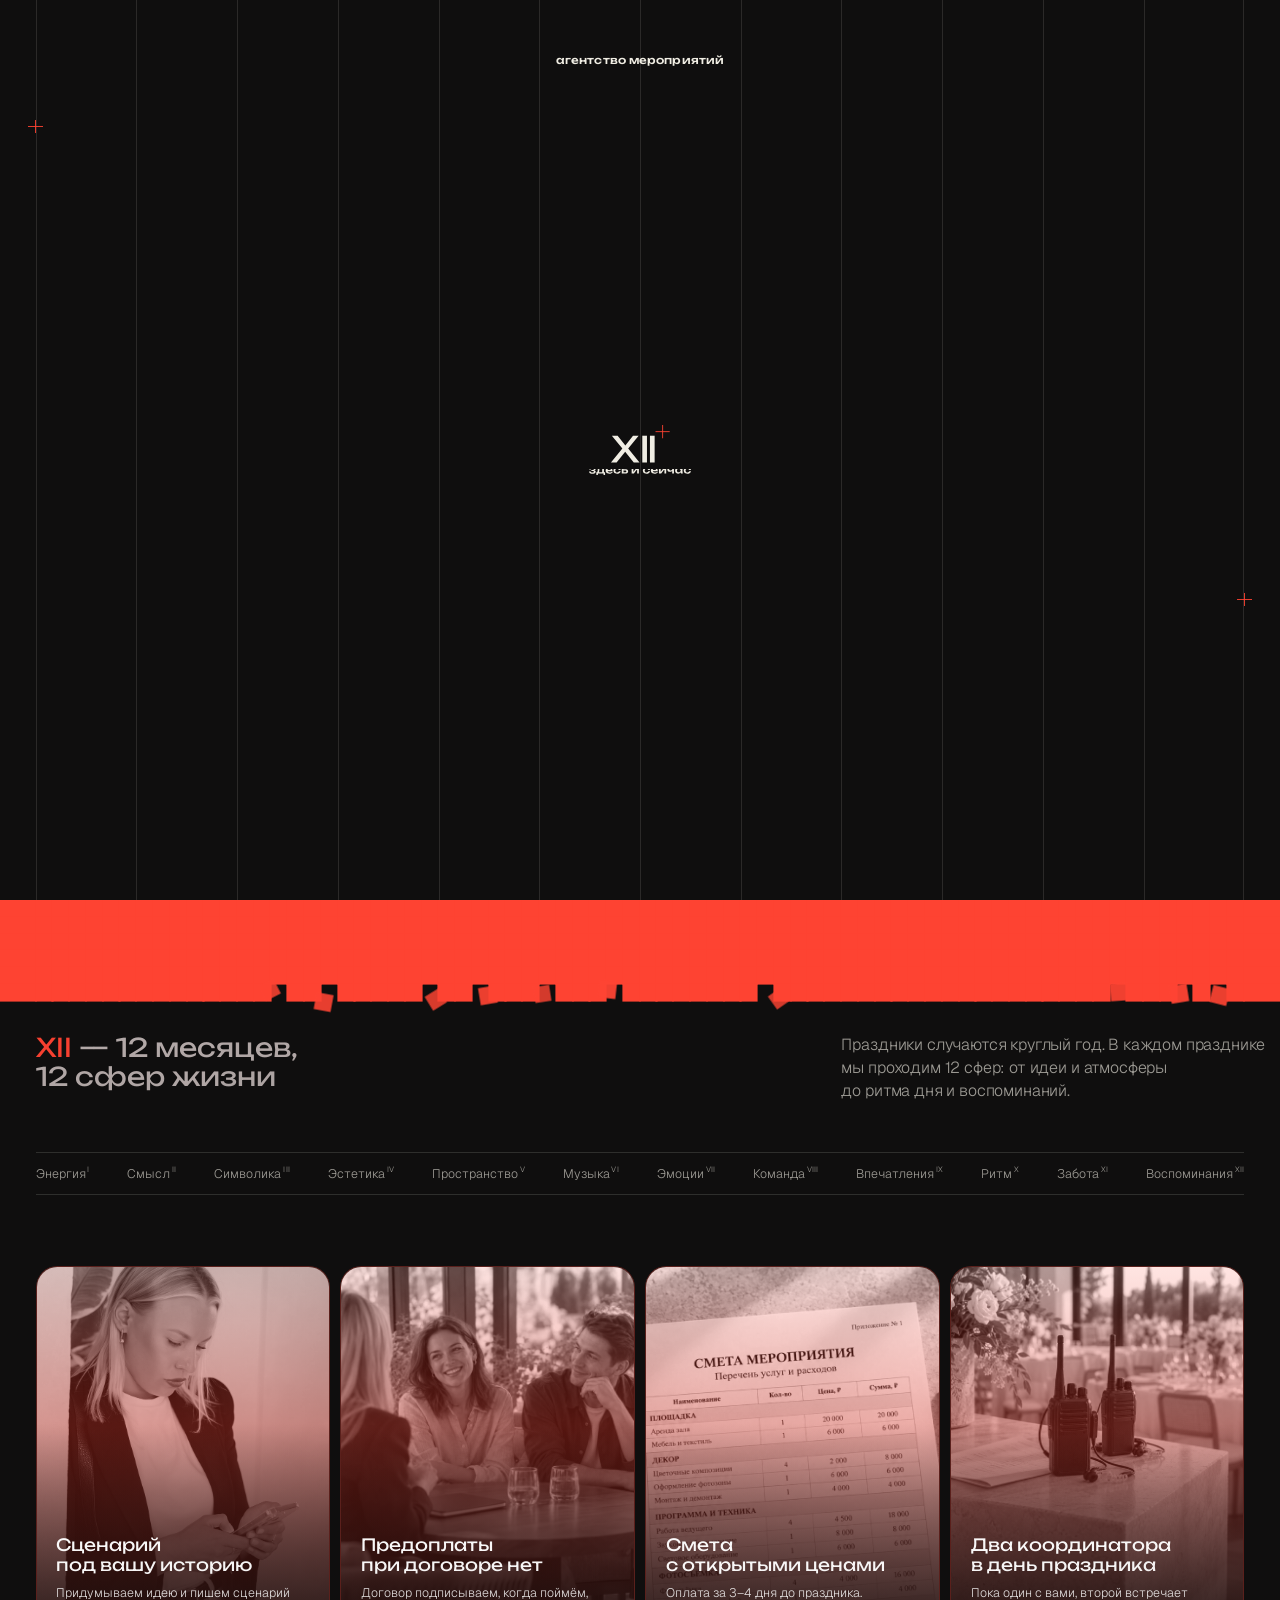
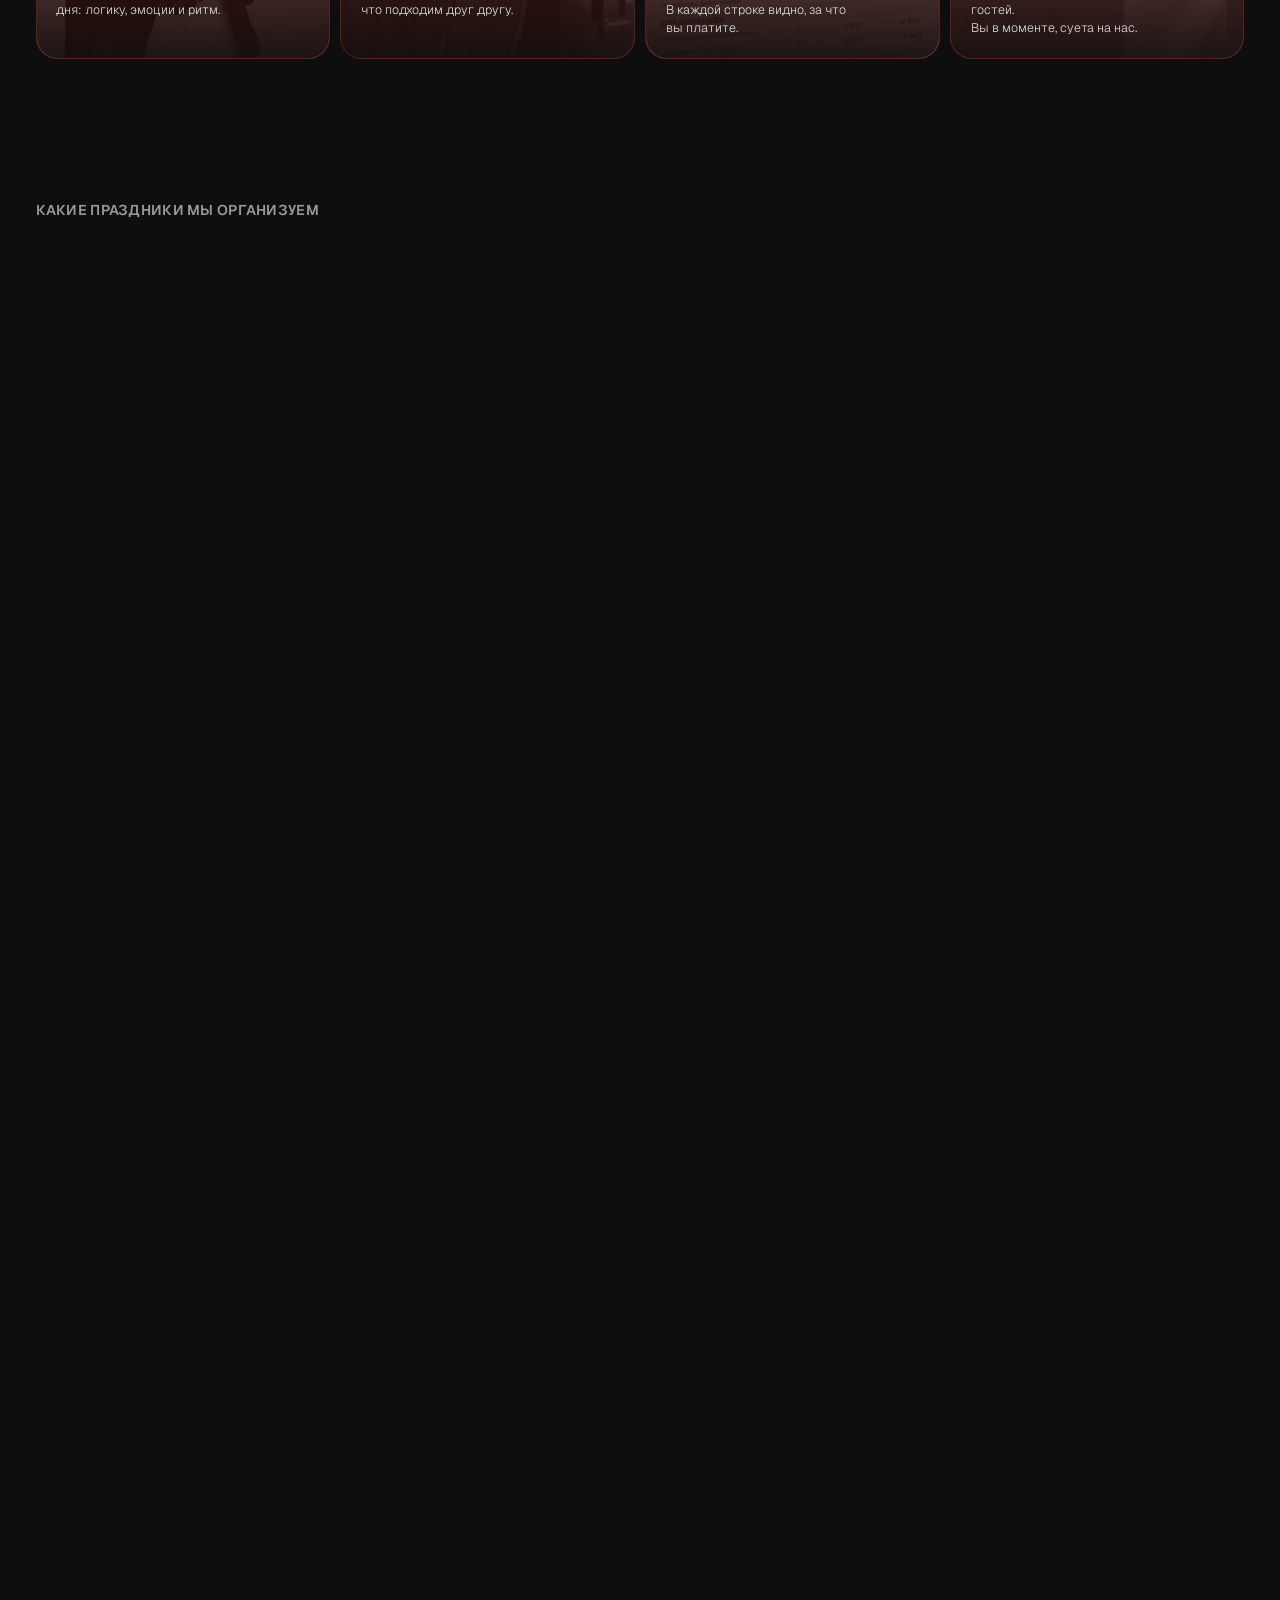
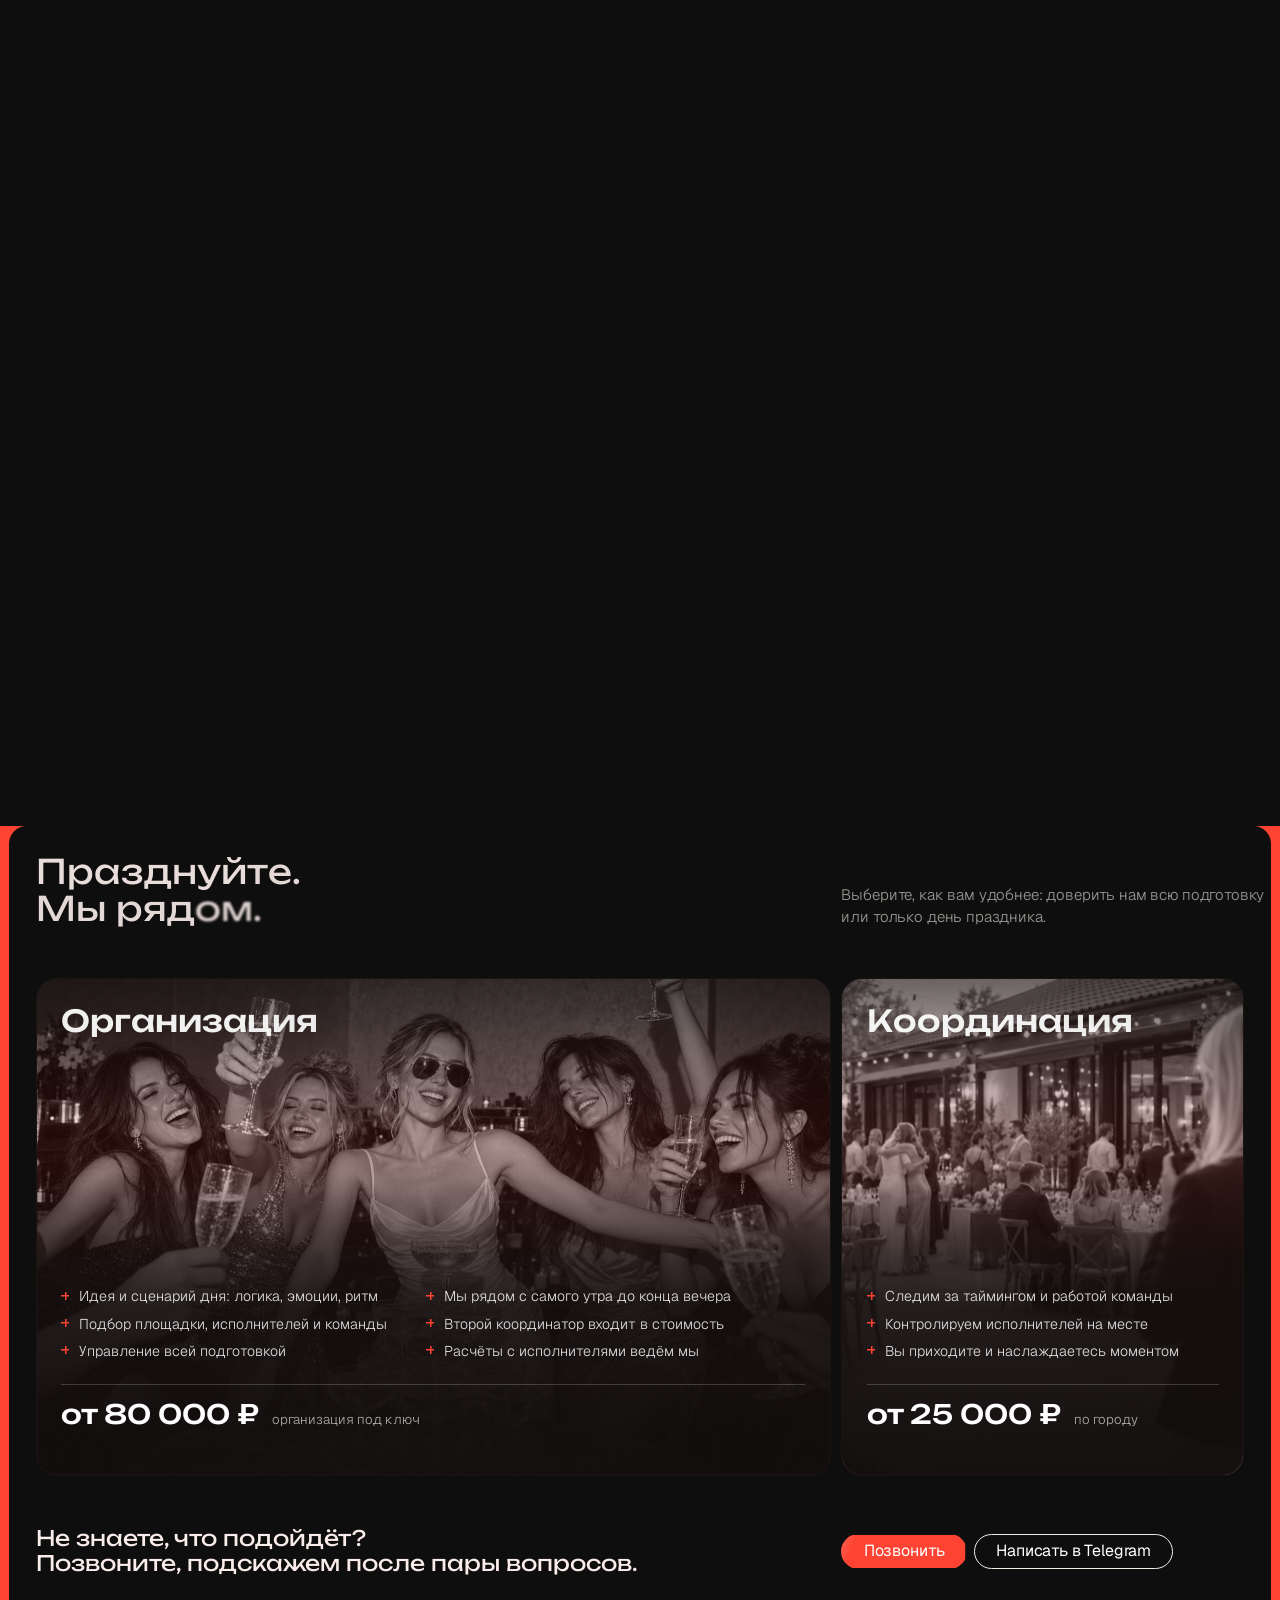
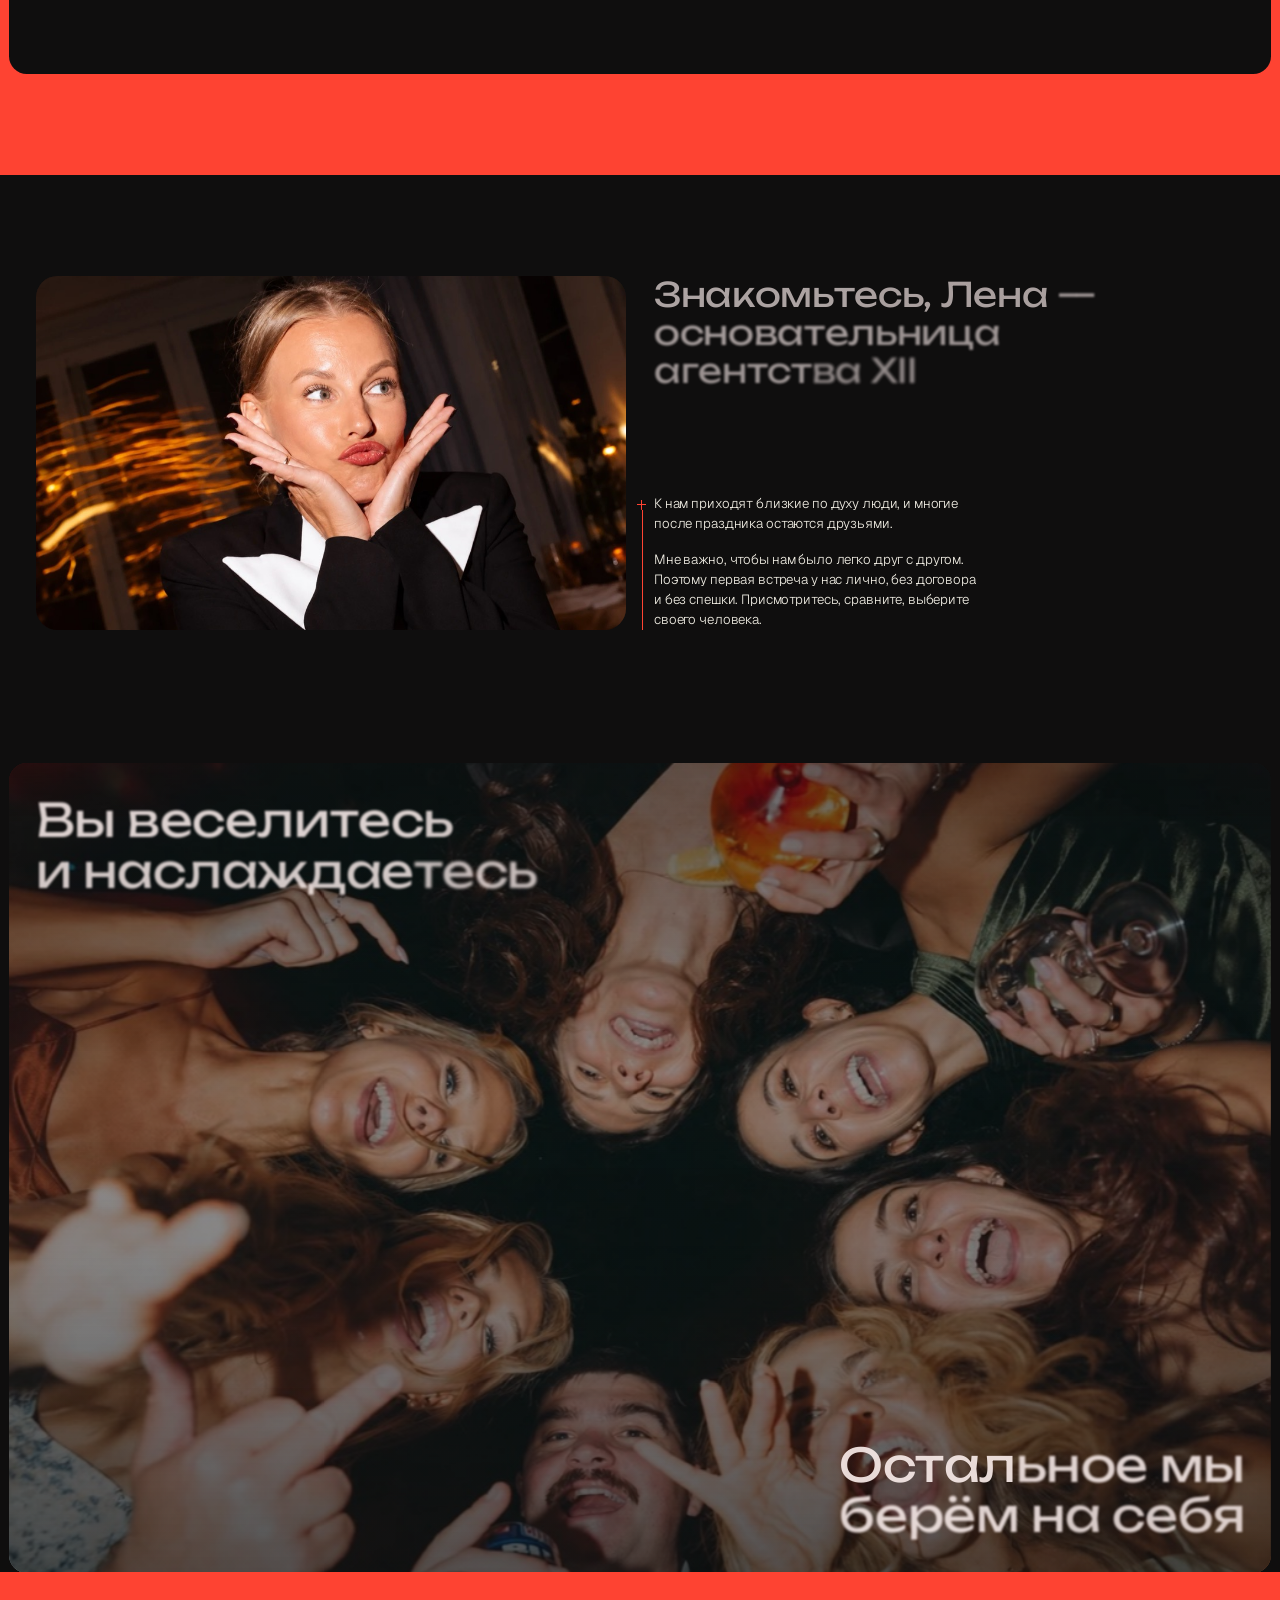
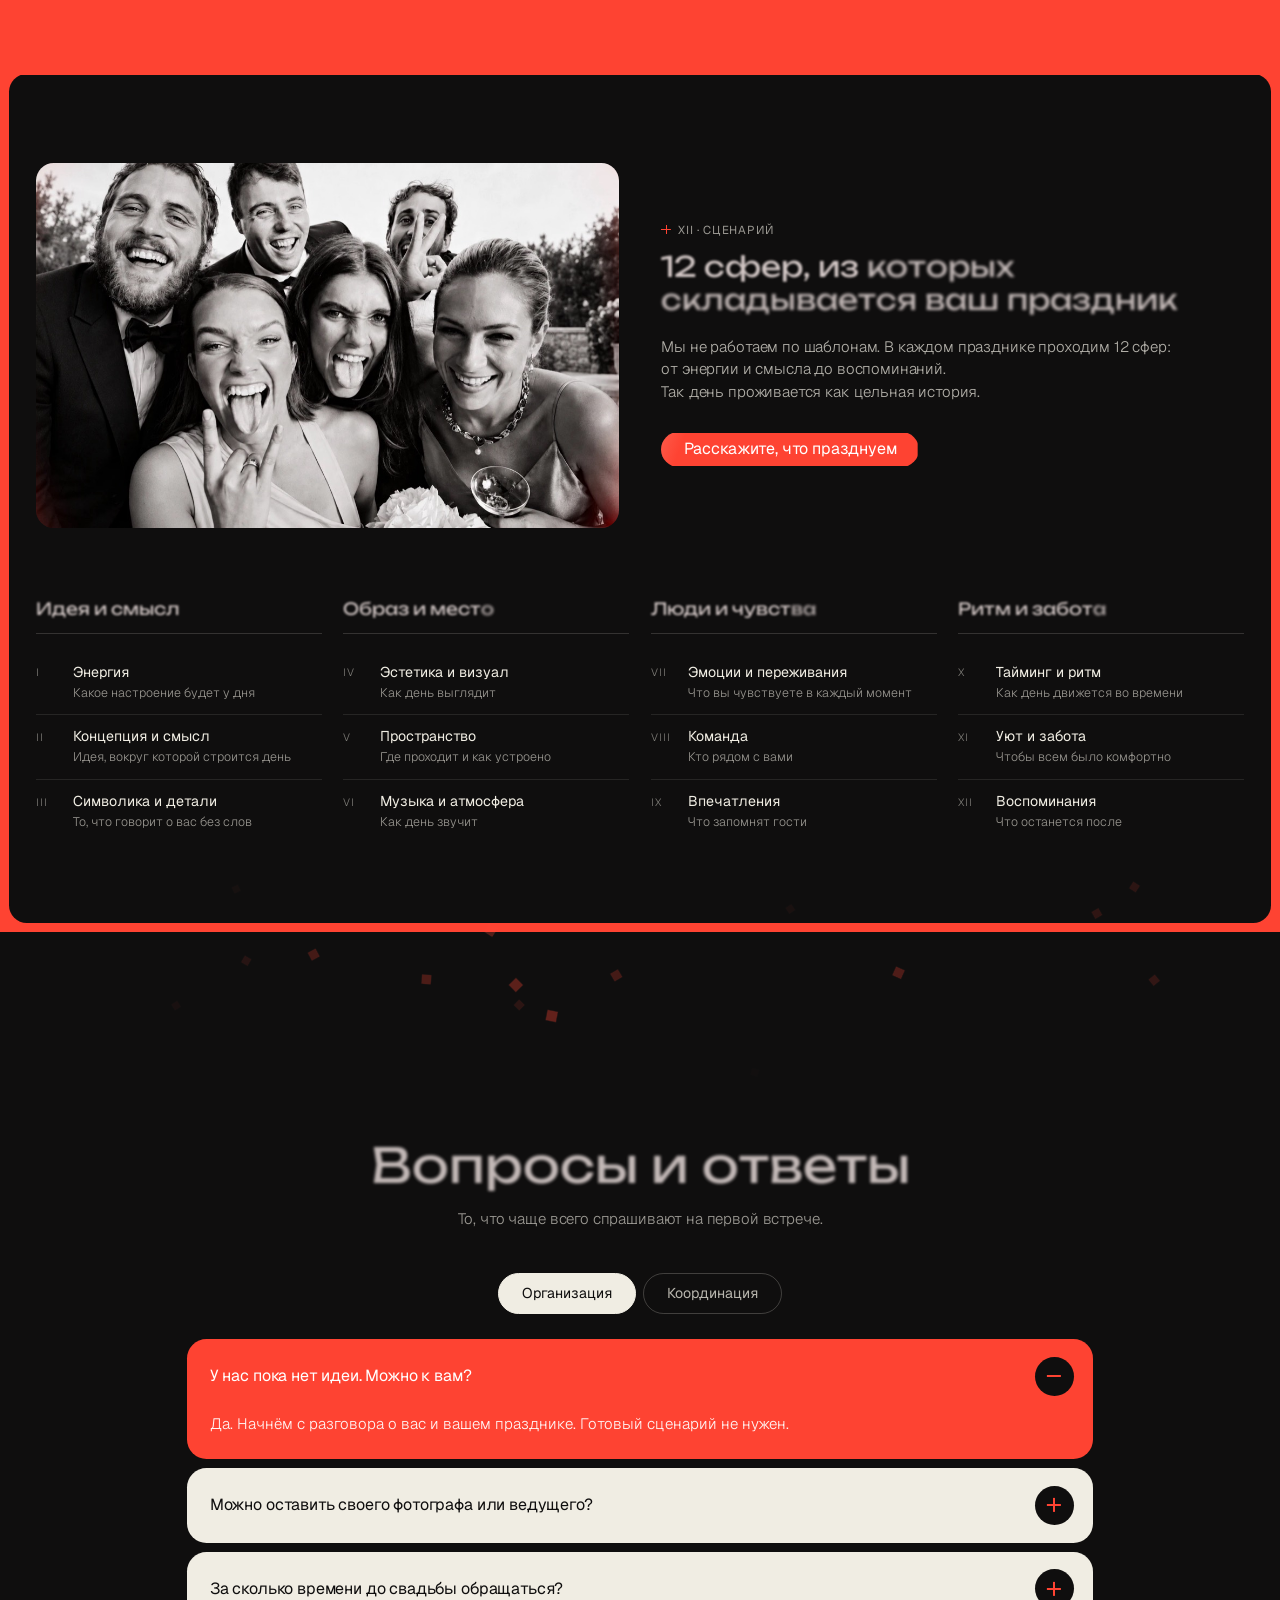
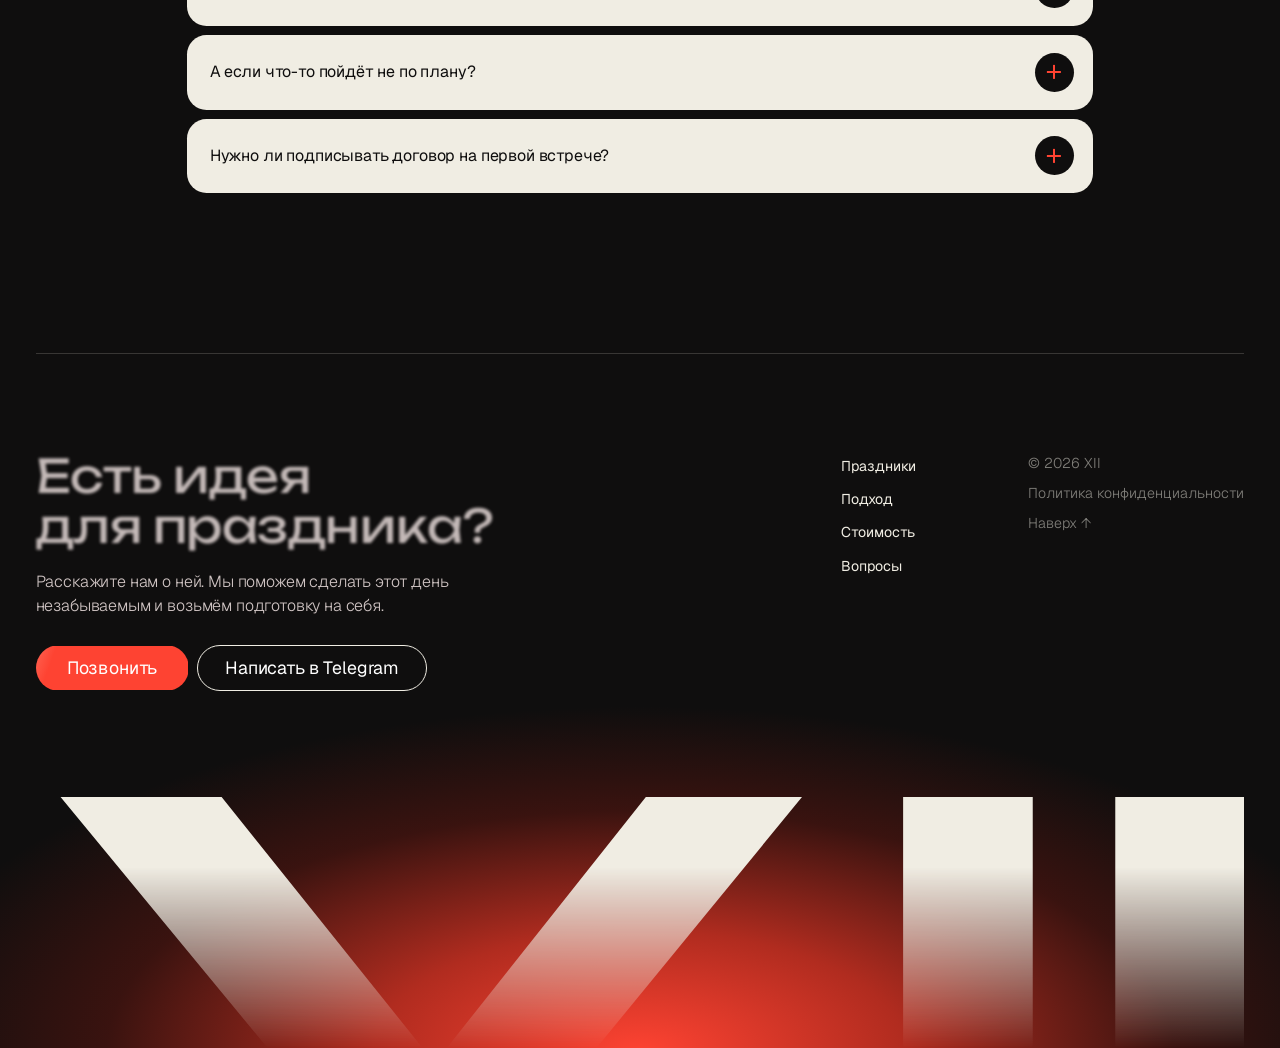
<file: index.html>
<!doctype html>
<html lang="ru">
<head>
<meta charset="utf-8">
<meta name="viewport" content="width=device-width, initial-scale=1, viewport-fit=cover">
<title>XII — организация свадеб и праздников в Туле, Калуге и Москве</title>
<meta name="description" content="Агентство XII организует свадьбы и праздники в Туле, Калуге и Москве: идея и сценарий с нуля, открытая смета, два координатора в день праздника.">
<meta name="theme-color" content="#0f0e0e">
<meta name="color-scheme" content="dark">
<meta name="robots" content="noindex, nofollow">
<link rel="preconnect" href="https://fonts.googleapis.com">
<link rel="preconnect" href="https://fonts.gstatic.com" crossorigin>
<link href="https://fonts.googleapis.com/css2?family=Geist:wght@300;400;600&family=Unbounded:wght@400;500&display=swap" rel="stylesheet">
<link rel="stylesheet" href="css/hero.css?v=13">
<link rel="stylesheet" href="css/preloader.css?v=3">
<link rel="stylesheet" href="css/about.css?v=15">
<link rel="stylesheet" href="css/fest.css?v=16">
<link rel="stylesheet" href="css/work.css?v=17">
<link rel="stylesheet" href="css/lena.css?v=16">
<link rel="stylesheet" href="css/faq.css?v=5">
<link rel="stylesheet" href="css/pause.css?v=4">
<link rel="stylesheet" href="css/scn.css?v=4">
<link rel="stylesheet" href="css/footer.css?v=13">
<script>
/* Прелоадер показываем только при первом заходе. ?pre=1 — показать принудительно, ?pre=0 — пропустить */
(function(){try{
  var q=location.search, force=/[?&]pre=1/.test(q), skip=/[?&]pre=0/.test(q);
  var seen=localStorage.getItem('xii_pre_seen');
  var reduce=window.matchMedia('(prefers-reduced-motion: reduce)').matches;
  if(force||(!skip&&!seen&&!reduce)){document.documentElement.classList.add('pre-active');}
}catch(e){}})();
</script>
<noscript><style>.pre{display:none!important}html .rv,html .logo,html .plus,html .hero__media,html .hero__grid{opacity:1!important}</style></noscript>

<link rel="stylesheet" href="css/tablet.css?v=3">
<!-- Yandex.Metrika counter -->
<script>
(function(m,e,t,r,i,k,a){m[i]=m[i]||function(){(m[i].a=m[i].a||[]).push(arguments)};
m[i].l=1*new Date();
for(var j=0;j<document.scripts.length;j++){if(document.scripts[j].src===r){return;}}
k=e.createElement(t),a=e.getElementsByTagName(t)[0],k.async=1,k.src=r,a.parentNode.insertBefore(k,a)})
(window,document,"script","https://mc.yandex.ru/metrika/tag.js","ym");
ym(113938379,"init",{clickmap:true,trackLinks:true,accurateTrackBounce:true});
</script>
<noscript><div><img src="https://mc.yandex.ru/watch/113938379" style="position:absolute;left:-9999px" alt=""></div></noscript>
<!-- /Yandex.Metrika counter -->
</head>
<body>

<!-- Прелоадер -->
<div class="pre" id="pre" aria-hidden="true">
  <div class="pre__grid" id="preGrid">
    <i style="--k:0"></i><i style="--k:1"></i><i style="--k:2"></i><i style="--k:3"></i><i style="--k:4"></i><i style="--k:5"></i><i style="--k:6"></i><i style="--k:7"></i><i style="--k:8"></i><i style="--k:9"></i><i style="--k:10"></i><i style="--k:11"></i><i style="--k:12"></i>
  </div>
  <img class="pre__plus pre__plus--a" src="assets/svg/plus.svg" alt="">
  <img class="pre__plus pre__plus--b" src="assets/svg/plus.svg" alt="">
  <p class="pre__tag" id="preTag">агентство мероприятий</p>

  <!-- этап 1: логотип по центру (заливка слева направо) -->
  <div class="pre__logo" id="preLogo">
    <img class="pre__logoDim" src="assets/svg/pre-logo.svg" alt="">
    <img class="pre__logoFill" id="preLogoFill" src="assets/svg/pre-logo.svg" alt="">
  </div>

  <!-- этап 2-3: логотип с подписью; два слоя — «XII +» и подпись -->
  <div class="pre__ls" id="preLs">
    <img class="pre__lsX" id="preLsX" src="assets/svg/pre-logo-slogan.svg" alt="">
    <img class="pre__lsS" id="preLsS" src="assets/svg/pre-logo-slogan.svg" alt="">
  </div>

  <div class="pre__letters" id="preLetters">
    <span style="--p:0">З</span><span style="--p:1">Д</span><span style="--p:2">Е</span><span style="--p:3">С</span><span style="--p:4">Ь</span><span style="--p:5.5">И</span><span style="--p:7">С</span><span style="--p:8">Е</span><span style="--p:9">Й</span><span style="--p:10">Ч</span><span style="--p:11">А</span><span style="--p:12">С</span>
  </div>
</div>

<header class="hero" id="top">
  <!-- Фоновое видео -->
  <div class="hero__media" aria-hidden="true">
    <video class="hero__video" id="heroVideo" muted loop playsinline autoplay preload="auto"
           poster="assets/img/poster-desktop.jpg?v=6"
           data-src-desktop="assets/video/hero-desktop.mp4?v=6"
           data-src-mobile="assets/video/hero-mobile.mp4?v=6"
           data-poster-desktop="assets/img/poster-desktop.jpg?v=6"
           data-poster-mobile="assets/img/poster-mobile.jpg?v=6"></video>
    <div class="hero__shade"></div>
  </div>

  <!-- Сетка из 12 колонок -->
  <div class="hero__grid" aria-hidden="true"><i></i><i></i><i></i><i></i><i></i><i></i><i></i><i></i><i></i><i></i><i></i><i></i><i></i></div>

  <!-- Красные «+» -->
  <img class="plus plus--a" src="assets/svg/plus.svg" alt="">
  <img class="plus plus--b" src="assets/svg/plus.svg" alt="">

  <!-- Логотип и подпись -->
  <a class="logo" href="#top" aria-label="XII — здесь и сейчас, на главную">
    <img src="assets/svg/logo-full.svg" alt="XII — здесь и сейчас">
  </a>

  <!-- Меню -->
  <nav class="menu rv" style="--d:.15s" aria-label="Основное меню">
    <a href="#fest">Праздники</a>
    <a href="#scenario">Подход</a>
    <a href="#pricing">Стоимость</a>
    <a href="#contacts">Контакты</a>
  </nav>
  <button class="burger rv" style="--d:.15s" id="burger" type="button" aria-label="Открыть меню" aria-expanded="false"><span></span><span></span></button>

  <!-- Что мы берём на себя -->
  <aside class="takes rv" style="--d:.3s">
    <i class="takes__line" aria-hidden="true"></i>
    <p class="takes__title">Что&nbsp;мы берём на&nbsp;себя</p>
    <ul class="takes__list">
      <li>Идея</li><li>Сценарий</li><li>Площадка</li><li>Команда</li><li>Координация</li>
    </ul>
    <p class="takes__inline">Идея · Сценарий · Площадка · Команда · Координация</p>
  </aside>

  <!-- Заголовок -->
  <div class="headline">
    <p class="headline__kicker rv" style="--d:.35s">Агентство мероприятий</p>
    <h1 class="headline__title"><span class="c-a">Организуем свадьбы<br class="br-d"> и&nbsp;праздники</span> <span class="c-b">в&nbsp;Туле, Калуге и&nbsp;Москве</span></h1>
  </div>

  <!-- Кнопки -->
  <div class="actions rv" style="--d:.8s">
    <a class="btn btn--red" href="tel:+79308932151">Позвонить</a>
    <a class="btn btn--line" href="https://t.me/elenanikolaeva12" target="_blank" rel="noopener">Написать в&nbsp;Telegram</a>
  </div>

  <!-- Мобильное меню -->
  <div class="sheet" id="sheet">
    <a href="#fest">Праздники</a><a href="#scenario">Подход</a><a href="#pricing">Стоимость</a><a href="#contacts">Контакты</a>
  </div>
</header>

<!-- Блок 2: что такое XII + 4 карточки -->
<section class="about" id="about">
  <div class="dissolve" id="dissolve" aria-hidden="true"></div>

  <div class="about__head">
    <h2 class="about__title"><span class="c-red">XII</span>&nbsp;— 12&nbsp;месяцев,<br>12&nbsp;сфер жизни</h2>
    <p class="about__lead">Праздники случаются круглый год.<br class="br-t"> В&nbsp;каждом празднике<br class="br-d"> мы&nbsp;проходим 12&nbsp;сфер:<br class="br-t"> от&nbsp;идеи и&nbsp;атмосферы<br class="br-d"> до&nbsp;ритма дня и&nbsp;воспоминаний.</p>
  </div>

  <ul class="spheres" aria-label="12 сфер жизни">
    <li>Энергия<sup>I</sup></li><li>Смысл<sup>II</sup></li><li>Символика<sup>III</sup></li><li>Эстетика<sup>IV</sup></li><li>Пространство<sup>V</sup></li><li>Музыка<sup>VI</sup></li><li>Эмоции<sup>VII</sup></li><li>Команда<sup>VIII</sup></li><li>Впечатления<sup>IX</sup></li><li>Ритм<sup>X</sup></li><li>Забота<sup>XI</sup></li><li>Воспоминания<sup>XII</sup></li>
  </ul>

  <div class="cards" id="cards">
    <article class="card">
      <img class="card__img" src="assets/img/card-1.jpg?v=2" alt="" loading="lazy">
      <div class="card__t">
        <h3 class="card__h">Сценарий<br>под вашу историю</h3>
        <p class="card__p">Придумываем идею и&nbsp;пишем сценарий дня: логику, эмоции и&nbsp;ритм.</p>
      </div>
    </article>
    <article class="card">
      <img class="card__img" src="assets/img/card-2.jpg" alt="" loading="lazy">
      <div class="card__t">
        <h3 class="card__h">Предоплаты<br>при&nbsp;договоре нет</h3>
        <p class="card__p">Договор подписываем, когда поймём, что&nbsp;подходим друг другу.</p>
      </div>
    </article>
    <article class="card">
      <img class="card__img" src="assets/img/card-3.jpg" alt="" loading="lazy">
      <div class="card__t">
        <h3 class="card__h">Смета<br>с&nbsp;открытыми ценами</h3>
        <p class="card__p">Оплата за&nbsp;3–4&nbsp;дня до&nbsp;праздника. В&nbsp;каждой строке видно, за&nbsp;что<br class="br-m"> вы&nbsp;платите.</p>
      </div>
    </article>
    <article class="card">
      <img class="card__img" src="assets/img/card-4.jpg" alt="" loading="lazy">
      <div class="card__t">
        <h3 class="card__h">Два координатора<br>в&nbsp;день праздника</h3>
        <p class="card__p">Пока один с&nbsp;вами, второй<br class="br-m"> встречает гостей.<br>Вы в&nbsp;моменте, суета на&nbsp;нас.</p>
      </div>
    </article>
  </div>
</section>

<!-- Блок 3: какие праздники мы организуем -->
<section class="fest" id="fest">
  <div class="fest__stage">
    <div class="fest__bg" aria-hidden="true"><i></i><i></i></div>
    <p class="fest__label">Какие праздники мы организуем</p>
    <h2 class="fest__title">Свадьбы.<br>Дни рождения.<br>Вечеринки.</h2>
    <p class="fest__lead">Каждый момент особенный и&nbsp;незабываемый.<br class="br-t"> Будьте здесь и&nbsp;сейчас, а&nbsp;всё остальное мы&nbsp;возьмём на&nbsp;себя.</p>
    <div class="fest__row" id="festRow">
      <figure class="fcard" tabindex="0"><div class="fcard__in"><img loading="lazy" src="assets/img/fest-01.jpg?v=2" alt="" style="object-position:48% 30%" decoding="async"></div><figcaption class="fcap"><span class="fcap__top"><i class="fcap__plus" aria-hidden="true"></i><span class="fcap__n">I</span></span><strong class="fcap__t">Она сказала «да»</strong><span class="fcap__d">Теперь счастливы вместе</span></figcaption></figure>
      <figure class="fcard" tabindex="0"><div class="fcard__in"><img loading="lazy" src="assets/img/fest-06.jpg" alt="" style="object-position:50% 45%" decoding="async"></div><figcaption class="fcap"><span class="fcap__top"><i class="fcap__plus" aria-hidden="true"></i><span class="fcap__n">II</span></span><strong class="fcap__t">Новая история</strong><span class="fcap__d">Танец у&nbsp;фонтана</span></figcaption></figure>
      <figure class="fcard" tabindex="0"><div class="fcard__in"><img loading="lazy" src="assets/img/fest-02.jpg?v=2" alt="" style="object-position:50% 28%" decoding="async"></div><figcaption class="fcap"><span class="fcap__top"><i class="fcap__plus" aria-hidden="true"></i><span class="fcap__n">III</span></span><strong class="fcap__t">Твой день</strong><span class="fcap__d">Сияй ярче звезды</span></figcaption></figure>
      <figure class="fcard" tabindex="0"><div class="fcard__in"><img loading="lazy" src="assets/img/fest-10.jpg?v=2" alt="" style="object-position:56% 50%" decoding="async"></div><figcaption class="fcap"><span class="fcap__top"><i class="fcap__plus" aria-hidden="true"></i><span class="fcap__n">IV</span></span><strong class="fcap__t">Зажигайте</strong><span class="fcap__d">Наполняйте жизнь событиями</span></figcaption></figure>
      <figure class="fcard" tabindex="0"><div class="fcard__in"><img loading="lazy" src="assets/img/fest-09.jpg" alt="" style="object-position:50% 40%" decoding="async"></div><figcaption class="fcap"><span class="fcap__top"><i class="fcap__plus" aria-hidden="true"></i><span class="fcap__n">V</span></span><strong class="fcap__t">Небо ваше</strong><span class="fcap__d">Салют для&nbsp;двоих</span></figcaption></figure>
      <figure class="fcard" tabindex="0"><div class="fcard__in"><img loading="lazy" src="assets/img/fest-05.jpg" alt="" style="object-position:50% 50%" decoding="async"></div><figcaption class="fcap"><span class="fcap__top"><i class="fcap__plus" aria-hidden="true"></i><span class="fcap__n">VI</span></span><strong class="fcap__t">Яркий день</strong><span class="fcap__d">Тосты и&nbsp;смех</span></figcaption></figure>
      <figure class="fcard" tabindex="0"><div class="fcard__in"><img loading="lazy" src="assets/img/fest-03.jpg?v=3" alt="" style="object-position:50% 35%" decoding="async"></div><figcaption class="fcap"><span class="fcap__top"><i class="fcap__plus" aria-hidden="true"></i><span class="fcap__n">VII</span></span><strong class="fcap__t">Танцуйте</strong><span class="fcap__d">Вся ночь только ваша</span></figcaption></figure>
      <figure class="fcard" tabindex="0"><div class="fcard__in"><img loading="lazy" src="assets/img/fest-13.jpg" alt="" style="object-position:50% 72%" decoding="async"></div><figcaption class="fcap"><span class="fcap__top"><i class="fcap__plus" aria-hidden="true"></i><span class="fcap__n">VIII</span></span><strong class="fcap__t">Здесь</strong><span class="fcap__d">То, что&nbsp;вы будете вспоминать</span></figcaption></figure>
      <figure class="fcard" tabindex="0"><div class="fcard__in"><img loading="lazy" src="assets/img/fest-11.jpg?v=2" alt="" style="object-position:46% 50%" decoding="async"></div><figcaption class="fcap"><span class="fcap__top"><i class="fcap__plus" aria-hidden="true"></i><span class="fcap__n">IX</span></span><strong class="fcap__t">Сейчас</strong><span class="fcap__d">Ваши лучшие моменты</span></figcaption></figure>
      <figure class="fcard" tabindex="0"><div class="fcard__in"><img loading="lazy" src="assets/img/fest-04.jpg?v=3" alt="" style="object-position:45% 50%" decoding="async"></div><figcaption class="fcap"><span class="fcap__top"><i class="fcap__plus" aria-hidden="true"></i><span class="fcap__n">X</span></span><strong class="fcap__t">В моменте</strong><span class="fcap__d">Завтра будет что обсудить</span></figcaption></figure>
      <figure class="fcard" tabindex="0"><div class="fcard__in"><img loading="lazy" src="assets/img/fest-08.jpg" alt="" style="object-position:55% 50%" decoding="async"></div><figcaption class="fcap"><span class="fcap__top"><i class="fcap__plus" aria-hidden="true"></i><span class="fcap__n">XI</span></span><strong class="fcap__t">Свои люди</strong><span class="fcap__d">Выход пары в&nbsp;зал</span></figcaption></figure>
      <figure class="fcard" tabindex="0"><div class="fcard__in"><img loading="lazy" src="assets/img/fest-07.jpg?v=3" alt="" style="object-position:40% 50%" decoding="async"></div><figcaption class="fcap"><span class="fcap__top"><i class="fcap__plus" aria-hidden="true"></i><span class="fcap__n">XII</span></span><strong class="fcap__t">На память</strong><span class="fcap__d">Кадры, к которым хочется вернуться</span></figcaption></figure>
    </div>
  </div>
  </div></div>
</section>

<!-- Блок 4: форматы -->
<section class="work" id="approach">
  <div class="build" id="build" aria-hidden="true"></div>
  <div class="work__wrap"><div class="work__frame">
  <div class="work__head">
    <h2 class="work__title">Празднуйте.<br>Мы рядом.</h2>
    <p class="work__lead">Выберите, как&nbsp;вам удобнее: доверить нам всю подготовку<br class="br-d"> или&nbsp;только день праздника.</p>
  </div>

  <div class="formats" id="formats">
    <article class="fmt fmt--main">
      <img loading="lazy" class="fmt__img" src="assets/img/fmt-org.jpg?v=3" alt="" style="object-position:62% 50%">
      <div class="fmt__top">
        <h3 class="fmt__h">Организация</h3>
      </div>
      <div class="fmt__body">
        <ul class="fmt__list fmt__list--2">
          <li>Идея и&nbsp;сценарий дня: логика, эмоции, ритм</li>
          <li>Подбор площадки, исполнителей и&nbsp;команды</li>
          <li>Управление всей подготовкой</li>
          <li>Мы рядом с&nbsp;самого утра до&nbsp;конца вечера</li>
          <li>Второй координатор входит в&nbsp;стоимость</li>
          <li>Расчёты с&nbsp;исполнителями ведём мы</li>
        </ul>
        <div class="fmt__price" id="price"><span class="fmt__sum">от&nbsp;80&nbsp;000&nbsp;₽</span><span class="fmt__note">организация под ключ</span></div>
      </div>
    </article>

    <article class="fmt">
      <img loading="lazy" class="fmt__img" src="assets/img/fmt-coord.jpg?v=2" alt="" style="object-position:72% 50%">
      <div class="fmt__top">
        <h3 class="fmt__h">Координация</h3>
      </div>
      <div class="fmt__body">
        <ul class="fmt__list">
          <li>Следим за&nbsp;таймингом и&nbsp;работой команды</li>
          <li>Контролируем исполнителей на&nbsp;месте</li>
          <li>Вы приходите и&nbsp;наслаждаетесь моментом</li>
        </ul>
        <div class="fmt__price"><span class="fmt__sum">от&nbsp;25&nbsp;000&nbsp;₽</span><span class="fmt__note">по&nbsp;городу</span></div>
      </div>
    </article>
  </div>
  <div class="work__cta">
    <p class="work__ask">Не&nbsp;знаете, что&nbsp;подойдёт?<br>Позвоните, подскажем после пары&nbsp;вопросов.</p>
    <div class="work__btns">
      <a class="btn btn--red" href="tel:+79308932151">Позвонить</a>
      <a class="btn btn--line" href="https://t.me/elenanikolaeva12" target="_blank" rel="noopener">Написать в&nbsp;Telegram</a>
    </div>
  </div>
  </div></div>
</section>

<!-- Блок 5: Лена -->
<section class="lena" id="lena">
  <div class="lena__grid">
    <div class="lena__row">
      <figure class="lena__photo">
        <div class="lena__img"><img loading="lazy" src="assets/img/lena.jpg" alt="Лена, основательница XII" decoding="async"></div>
      </figure>
      <div class="lena__side">
        <h2 class="lena__t2">Знакомьтесь, Лена&nbsp;—<br>основательница<br class="br-nt"> агентства XII</h2>
        <div class="lena__text">
          <p>К&nbsp;нам приходят близкие по&nbsp;духу люди, и&nbsp;многие после праздника остаются друзьями.</p>
          <p>Мне важно, чтобы нам было легко друг с&nbsp;другом. Поэтому первая встреча у&nbsp;нас лично, без&nbsp;договора и&nbsp;без&nbsp;спешки. Присмотритесь, сравните, выберите своего человека.</p>
        </div>
      </div>
    </div>
  </div>
</section>

<!-- Блок-пауза: фото на весь экран -->
<section class="pause" id="pause">
  <div class="pause__frame">
    <img loading="lazy" class="pause__img" src="assets/img/party.jpg" alt="" decoding="async">
    <div class="hero__grid" aria-hidden="true"><i></i><i></i><i></i><i></i><i></i><i></i><i></i><i></i><i></i><i></i><i></i><i></i><i></i></div>
    <img class="plus pause__plus" src="assets/svg/plus.svg" alt="">
    <p class="pause__t1">Вы веселитесь<br>и&nbsp;наслаждаетесь</p>
    <p class="pause__t2" data-manual>Остальное мы<br>берём на&nbsp;себя</p>
  </div>
</section>

<!-- Блок: 12 сфер (красная рамка из кубиков) -->
<section class="scn" id="scenario">
  <div class="build" id="scnBuild" aria-hidden="true"></div>
  <div class="scn__wrap"><div class="scn__frame">
    <div class="scn__top">
      <figure class="scn__media"><img loading="lazy" src="assets/img/scn.jpg?v=2" alt="" decoding="async"></figure>
      <div class="scn__text">
        <p class="scn__kicker"><i class="scn__plus" aria-hidden="true"></i>XII · Сценарий</p>
        <h2 class="scn__title">12&nbsp;сфер, из&nbsp;которых<br>складывается ваш праздник</h2>
        <p class="scn__lead">Мы не&nbsp;работаем по&nbsp;шаблонам. В&nbsp;каждом празднике проходим 12&nbsp;сфер:<br class="br-d"><br class="br-t"> от&nbsp;энергии и&nbsp;смысла до&nbsp;воспоминаний.<br class="br-d"><br class="br-t"> Так день проживается как&nbsp;цельная история.</p>
        <a class="btn btn--red" href="https://t.me/elenanikolaeva12" target="_blank" rel="noopener">Расскажите, что&nbsp;празднуем</a>
      </div>
    </div>
    <div class="scn__groups">
      <div class="sg"><h3 class="sg__h">Идея и&nbsp;смысл</h3><ul class="sg__list">
        <li><span class="sg__no">I</span><span><span class="sg__t">Энергия</span><span class="sg__d">Какое настроение будет у&nbsp;дня</span></span></li>
        <li><span class="sg__no">II</span><span><span class="sg__t">Концепция и&nbsp;смысл</span><span class="sg__d">Идея, вокруг которой строится день</span></span></li>
        <li><span class="sg__no">III</span><span><span class="sg__t">Символика и&nbsp;детали</span><span class="sg__d">То, что&nbsp;говорит о&nbsp;вас без&nbsp;слов</span></span></li>
      </ul></div>
      <div class="sg"><h3 class="sg__h">Образ и&nbsp;место</h3><ul class="sg__list">
        <li><span class="sg__no">IV</span><span><span class="sg__t">Эстетика и&nbsp;визуал</span><span class="sg__d">Как&nbsp;день выглядит</span></span></li>
        <li><span class="sg__no">V</span><span><span class="sg__t">Пространство</span><span class="sg__d">Где проходит и&nbsp;как&nbsp;устроено</span></span></li>
        <li><span class="sg__no">VI</span><span><span class="sg__t">Музыка и&nbsp;атмосфера</span><span class="sg__d">Как&nbsp;день звучит</span></span></li>
      </ul></div>
      <div class="sg"><h3 class="sg__h">Люди и&nbsp;чувства</h3><ul class="sg__list">
        <li><span class="sg__no">VII</span><span><span class="sg__t">Эмоции и&nbsp;переживания</span><span class="sg__d">Что&nbsp;вы чувствуете в&nbsp;каждый момент</span></span></li>
        <li><span class="sg__no">VIII</span><span><span class="sg__t">Команда</span><span class="sg__d">Кто рядом с&nbsp;вами</span></span></li>
        <li><span class="sg__no">IX</span><span><span class="sg__t">Впечатления</span><span class="sg__d">Что&nbsp;запомнят гости</span></span></li>
      </ul></div>
      <div class="sg"><h3 class="sg__h">Ритм и&nbsp;забота</h3><ul class="sg__list">
        <li><span class="sg__no">X</span><span><span class="sg__t">Тайминг и&nbsp;ритм</span><span class="sg__d">Как&nbsp;день движется во&nbsp;времени</span></span></li>
        <li><span class="sg__no">XI</span><span><span class="sg__t">Уют и&nbsp;забота</span><span class="sg__d">Чтобы всем было комфортно</span></span></li>
        <li><span class="sg__no">XII</span><span><span class="sg__t">Воспоминания</span><span class="sg__d">Что&nbsp;останется после</span></span></li>
      </ul></div>
    </div>
  </div></div>
  <div class="dissolve" id="scnOut" aria-hidden="true"></div>
</section>

<!-- Блок 6: вопросы и ответы -->
<section class="faq" id="faq">
  <div class="faq__grid">
  <h2 class="faq__title">Вопросы и&nbsp;ответы</h2>
  <p class="faq__lead">То, что&nbsp;чаще всего спрашивают на&nbsp;первой встрече.</p>
  <div class="faq__tabs" role="tablist">
    <button class="faq__tab" type="button" role="tab" data-group="org" aria-selected="true">Организация</button>
    <button class="faq__tab" type="button" role="tab" data-group="coord" aria-selected="false">Координация</button>
  </div>
  <div class="faq__group" data-group="org" role="tabpanel">
      <div class="qa"><button class="qa__q" type="button" aria-expanded="false"><span>У&nbsp;нас пока нет идеи. Можно к&nbsp;вам?</span><span class="qa__ico" aria-hidden="true"></span></button><div class="qa__a"><div><p>Да. Начнём с&nbsp;разговора о&nbsp;вас и&nbsp;вашем празднике. Готовый сценарий не&nbsp;нужен.</p></div></div></div>
      <div class="qa"><button class="qa__q" type="button" aria-expanded="false"><span>Можно оставить своего фотографа или&nbsp;ведущего?</span><span class="qa__ico" aria-hidden="true"></span></button><div class="qa__a"><div><p>Да. Заранее обсудим его работу с&nbsp;остальной командой и&nbsp;отдельные договорённости с&nbsp;ним.</p></div></div></div>
      <div class="qa"><button class="qa__q" type="button" aria-expanded="false"><span>За&nbsp;сколько времени до&nbsp;свадьбы обращаться?</span><span class="qa__ico" aria-hidden="true"></span></button><div class="qa__a"><div><p>Позвоните, когда определитесь с&nbsp;датой. Если времени немного, обсудим, что&nbsp;можно успеть: это зависит от&nbsp;даты и&nbsp;задач.</p></div></div></div>
      <div class="qa"><button class="qa__q" type="button" aria-expanded="false"><span>А&nbsp;если что-то&nbsp;пойдёт не&nbsp;по&nbsp;плану?</span><span class="qa__ico" aria-hidden="true"></span></button><div class="qa__a"><div><p>Вопросы с&nbsp;исполнителями и&nbsp;изменения тайминга берёт на&nbsp;себя координатор. При&nbsp;полной организации свадьбы работают организатор и&nbsp;второй координатор.</p></div></div></div>
      <div class="qa"><button class="qa__q" type="button" aria-expanded="false"><span>Нужно ли&nbsp;подписывать договор на&nbsp;первой встрече?</span><span class="qa__ico" aria-hidden="true"></span></button><div class="qa__a"><div><p>Нет. Присмотритесь к&nbsp;нам и&nbsp;к&nbsp;другим организаторам. Договор подписываем, когда понимаем, что&nbsp;подходим друг другу.</p></div></div></div>
    </div>
  <div class="faq__group" data-group="coord" hidden role="tabpanel">
      <div class="qa"><button class="qa__q" type="button" aria-expanded="false"><span>Что&nbsp;входит в&nbsp;координацию?</span><span class="qa__ico" aria-hidden="true"></span></button><div class="qa__a"><div><p>Вы подготовили праздник, а&nbsp;мы&nbsp;следим за&nbsp;таймингом и&nbsp;работой команды в&nbsp;день праздника: контролируем исполнителей и&nbsp;решаем вопросы на&nbsp;месте.</p></div></div></div>
      <div class="qa"><button class="qa__q" type="button" aria-expanded="false"><span>Чем координация отличается от&nbsp;организации?</span><span class="qa__ico" aria-hidden="true"></span></button><div class="qa__a"><div><p>Организация&nbsp;— это вся подготовка от&nbsp;идеи до&nbsp;дня праздника: сценарий, площадка, исполнители. Координация&nbsp;— только день праздника: вы&nbsp;всё подготовили сами, а&nbsp;мы&nbsp;ведём его по&nbsp;плану.</p></div></div></div>
      <div class="qa"><button class="qa__q" type="button" aria-expanded="false"><span>Сколько стоит координация?</span><span class="qa__ico" aria-hidden="true"></span></button><div class="qa__a"><div><p>Назовём на&nbsp;личной встрече, когда станет понятно, какой у&nbsp;вас праздник.</p></div></div></div>
    </div>
  </div>
</section>

<!-- Подвал -->
<footer class="foot" id="contacts">
  <div class="foot__glow" aria-hidden="true"></div>
  <div class="foot__top">
    <div class="foot__lead">
      <h2 class="foot__title">Есть идея<br>для&nbsp;праздника?</h2>
      <p class="foot__text">Расскажите нам о&nbsp;ней. Мы поможем сделать этот день<br class="br-d"><br class="br-t"> незабываемым и&nbsp;возьмём подготовку на&nbsp;себя.</p>
      <div class="foot__btns">
        <a class="btn btn--red btn--cta" href="tel:+79308932151">Позвонить</a>
        <a class="btn btn--line" href="https://t.me/elenanikolaeva12" target="_blank" rel="noopener">Написать в&nbsp;Telegram</a>
      </div>
    </div>
    <nav class="foot__cols" aria-label="Навигация по сайту">
      <ul class="foot__list">
        <li><a href="#fest">Праздники</a></li>
        <li><a href="#scenario">Подход</a></li>
        <li><a href="#pricing">Стоимость</a></li>
        <li><a href="#faq">Вопросы</a></li>
      </ul>
      <div class="foot__col2">
        <span>© 2026 XII</span>
        <a class="foot__policy" href="privacy.html">Политика конфиденциальности</a>
        <a href="#top">Наверх ↑</a>
      </div>
    </nav>
  </div>
  <div class="foot__mark" aria-hidden="true">
    <svg viewBox="0 10 49.24 30" xmlns="http://www.w3.org/2000/svg" preserveAspectRatio="xMidYMin meet">
      <path d="M0 40L12.84 24.36L1 10H7.56L16.24 20.84L24.84 10H31.2L19.44 24.36L32.2 40H25.68L16.04 27.84L6.36 40H0Z"/>
      <path d="M35.3187 10H40.5988V40H35.3187V10Z"/>
      <path d="M43.96 10H49.24V40H43.96V10Z"/>
    </svg>
  </div>
</footer>

<div class="ck" id="ck" hidden>
  <p>Сайт использует cookie и «Яндекс.Метрику», чтобы понимать, что работает. <a href="privacy.html">Подробнее</a></p>
  <button type="button" id="ckOk">Хорошо</button>
</div>
<style>
.ck{position:fixed;left:16px;right:16px;bottom:16px;z-index:90;max-width:420px;display:flex;align-items:center;gap:16px;padding:14px 16px;background:rgba(20,10,10,.92);border:1px solid rgba(249,236,234,.18);color:rgba(249,236,234,.8);font:13px/1.4 Geist,system-ui,sans-serif}
.ck[hidden]{display:none}
.ck p{margin:0}.ck a{color:inherit;text-decoration:underline}
.ck button{flex:none;background:#fe4332;color:#fff;border:0;padding:9px 16px;font:inherit;cursor:pointer}
</style>
<script>
(function(){var b=document.getElementById('ck'),k='xii-ck';
try{if(!localStorage.getItem(k))b.hidden=false}catch(e){b.hidden=false}
document.getElementById('ckOk').onclick=function(){b.hidden=true;try{localStorage.setItem(k,'1')}catch(e){}}})();
</script>
<script src="js/perf.js?v=1"></script>
<script src="js/text-blur.js?v=7"></script>
<script src="js/hero.js?v=3"></script>
<script src="js/about.js?v=7"></script>
<script src="js/fest.js?v=7"></script>
<script src="js/work.js?v=4"></script>
<script src="js/lena.js?v=5"></script>
<script src="js/faq.js?v=1"></script>
<script src="js/pause.js?v=3"></script>
<script src="js/scn.js?v=2"></script>
<script src="js/anchors.js?v=2"></script>
<script src="js/preloader.js?v=3"></script>
</body>
</html>
</file>
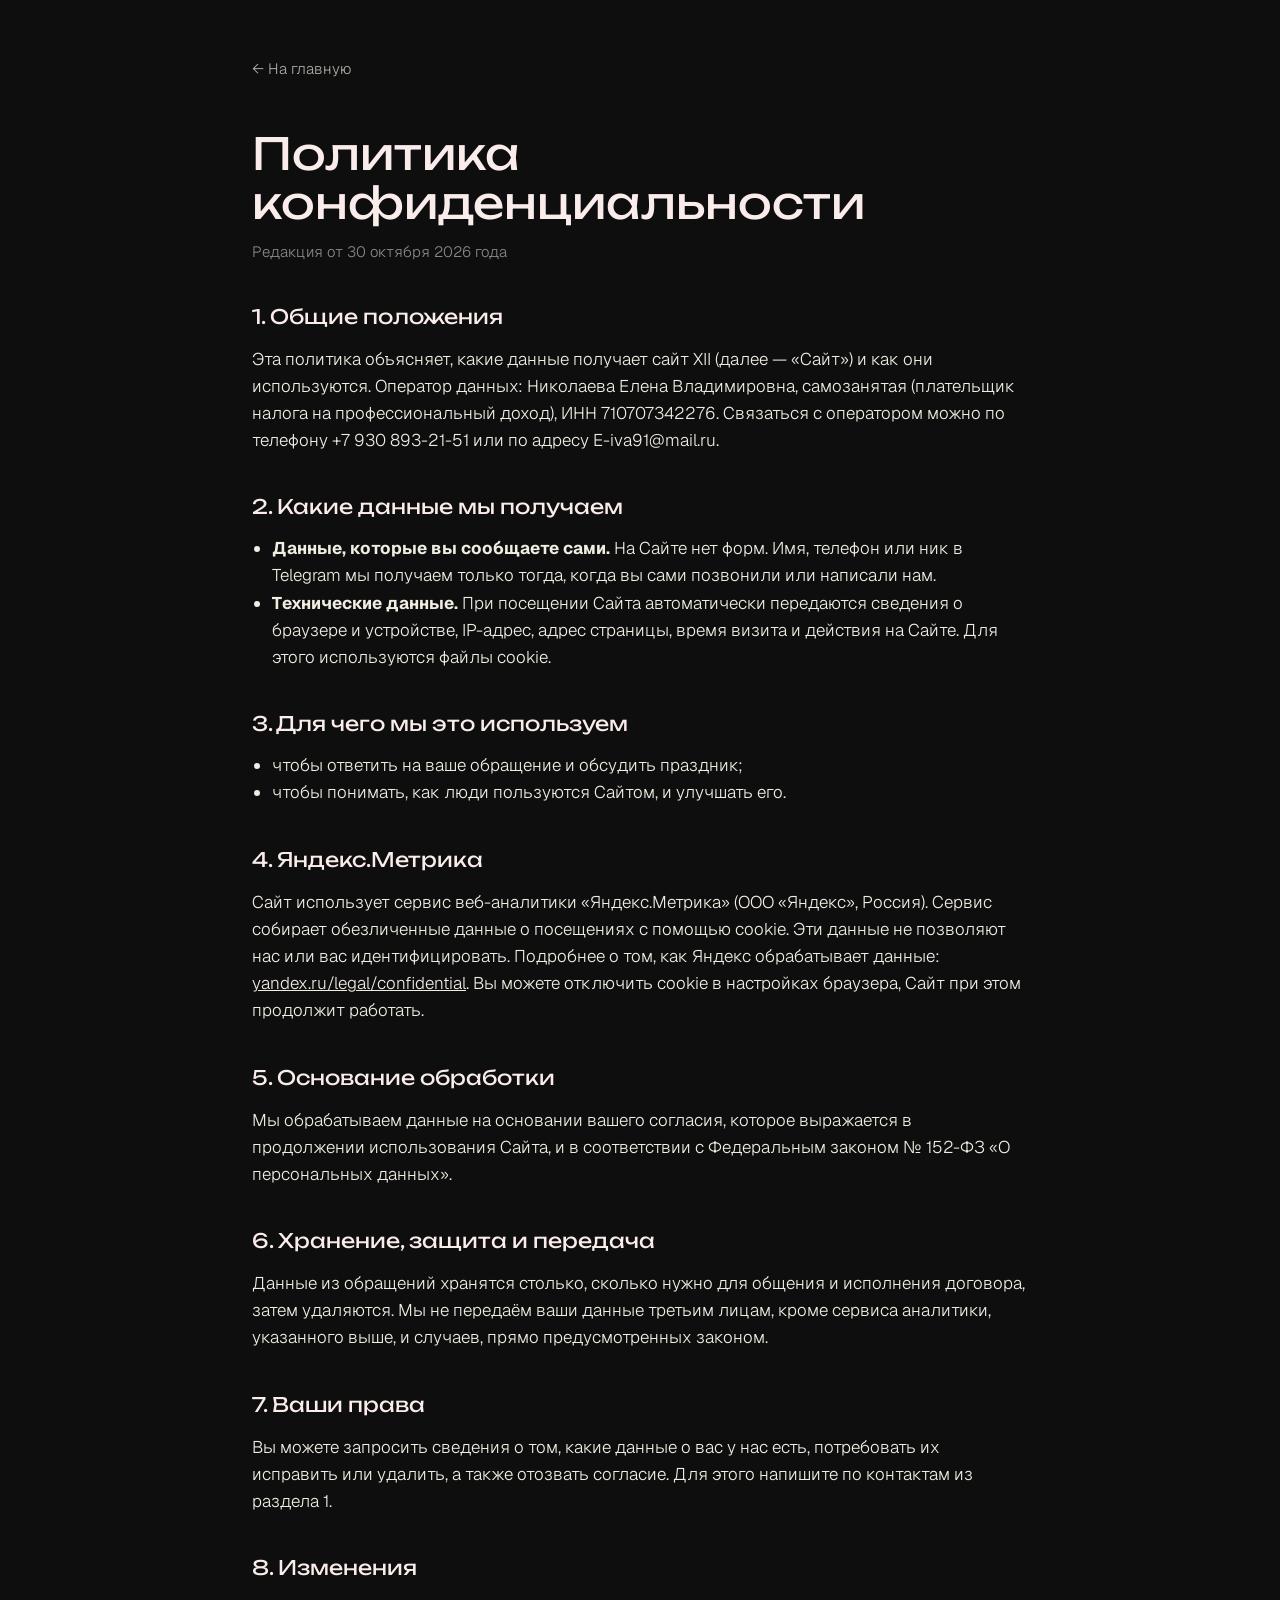
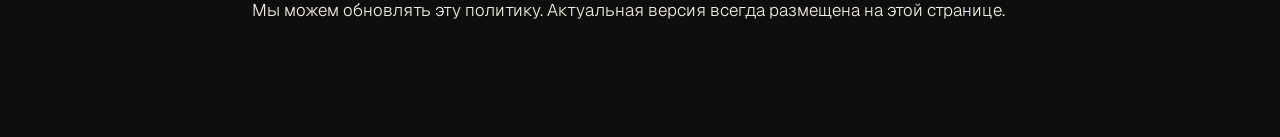
<file: privacy.html>
<!doctype html>
<html lang="ru">
<head>
<meta charset="utf-8">
<meta name="viewport" content="width=device-width, initial-scale=1">
<title>Политика конфиденциальности — XII</title>
<meta name="robots" content="noindex, nofollow">
<meta name="theme-color" content="#0f0e0e">
<meta name="color-scheme" content="dark">
<link rel="preconnect" href="https://fonts.googleapis.com">
<link rel="preconnect" href="https://fonts.gstatic.com" crossorigin>
<link href="https://fonts.googleapis.com/css2?family=Geist:wght@300;400;600&family=Unbounded:wght@400;500&display=swap" rel="stylesheet">
<style>
/* ЧЕРНОВИК. Всё в [квадратных скобках] нужно заполнить, когда у Лены появятся реквизиты, и показать юристу.
   Про Яндекс.Метрику абзац верен, только когда счётчик на сайте подключён. */
:root{--bg:#0f0e0e;--milk:#f0ede3;--red:#fe4332}
*{box-sizing:border-box}
html,body{margin:0;background:var(--bg);color:var(--milk)}
body{font-family:"Geist",system-ui,-apple-system,"Segoe UI",Roboto,Arial,sans-serif;-webkit-font-smoothing:antialiased;line-height:1.6;font-weight:300}
a{color:inherit}
.wrap{max-width:820px;margin:0 auto;padding:56px 22px 96px}
.back{display:inline-block;margin-bottom:48px;font-size:15px;color:rgba(240,237,227,.7);text-decoration:none}
.back:hover{color:var(--red)}
h1{font-family:"Unbounded",system-ui,sans-serif;font-weight:400;font-size:clamp(28px,5vw,44px);line-height:1.12;margin:0 0 12px;color:#f9ecea}
.date{margin:0 0 40px;color:rgba(240,237,227,.55);font-size:15px}
h2{font-family:"Unbounded",system-ui,sans-serif;font-weight:400;font-size:20px;line-height:1.25;margin:40px 0 12px;color:#f9ecea}
p,li{font-size:17px}
ul{padding-left:20px}
.ph{color:var(--red)}
</style>
</head>
<body>
<main class="wrap">
  <a class="back" href="index.html">← На главную</a>
  <h1>Политика конфиденциальности</h1>
  <p class="date">Редакция от 30 октября 2026 года</p>

  <h2>1. Общие положения</h2>
  <p>Эта политика объясняет, какие данные получает сайт XII (далее — «Сайт») и как они используются. Оператор данных: Николаева Елена Владимировна, самозанятая (плательщик налога на профессиональный доход), ИНН 710707342276. Связаться с оператором можно по телефону +7 930 893-21-51 или по адресу E-iva91@mail.ru.</p>

  <h2>2. Какие данные мы получаем</h2>
  <ul>
    <li><b>Данные, которые вы сообщаете сами.</b> На Сайте нет форм. Имя, телефон или ник в Telegram мы получаем только тогда, когда вы сами позвонили или написали нам.</li>
    <li><b>Технические данные.</b> При посещении Сайта автоматически передаются сведения о браузере и устройстве, IP-адрес, адрес страницы, время визита и действия на Сайте. Для этого используются файлы cookie.</li>
  </ul>

  <h2>3. Для чего мы это используем</h2>
  <ul>
    <li>чтобы ответить на ваше обращение и обсудить праздник;</li>
    <li>чтобы понимать, как люди пользуются Сайтом, и улучшать его.</li>
  </ul>

  <h2>4. Яндекс.Метрика</h2>
  <p>Сайт использует сервис веб-аналитики «Яндекс.Метрика» (ООО «Яндекс», Россия). Сервис собирает обезличенные данные о посещениях с помощью cookie. Эти данные не позволяют нас или вас идентифицировать. Подробнее о том, как Яндекс обрабатывает данные: <a href="https://yandex.ru/legal/confidential/" target="_blank" rel="noopener">yandex.ru/legal/confidential</a>. Вы можете отключить cookie в настройках браузера, Сайт при этом продолжит работать.</p>

  <h2>5. Основание обработки</h2>
  <p>Мы обрабатываем данные на основании вашего согласия, которое выражается в продолжении использования Сайта, и в соответствии с Федеральным законом № 152-ФЗ «О персональных данных».</p>

  <h2>6. Хранение, защита и передача</h2>
  <p>Данные из обращений хранятся столько, сколько нужно для общения и исполнения договора, затем удаляются. Мы не передаём ваши данные третьим лицам, кроме сервиса аналитики, указанного выше, и случаев, прямо предусмотренных законом.</p>

  <h2>7. Ваши права</h2>
  <p>Вы можете запросить сведения о том, какие данные о вас у нас есть, потребовать их исправить или удалить, а также отозвать согласие. Для этого напишите по контактам из раздела 1.</p>

  <h2>8. Изменения</h2>
  <p>Мы можем обновлять эту политику. Актуальная версия всегда размещена на этой странице.</p>
</main>
</body>
</html>
</file>
<file: css/hero.css>
/* XII — первый экран. Размеры из макета Figma (холст 1440×950).
   Единица --s = масштаб относительно макета: всё считается через неё. */

:root{
  --bg:#0f0e0e;
  --milk:#f0ede3;
  --red:#fe4332;
  --ff:"Geist",system-ui,-apple-system,"Segoe UI",Roboto,Arial,sans-serif;
  --ff-cap:"Unbounded","Geist",system-ui,sans-serif;
  --s:min(calc(100vw / 1440), calc(100svh / 950));
}
*{box-sizing:border-box}
html,body{margin:0;background:var(--bg);color:var(--milk)}
body{font-family:var(--ff);-webkit-font-smoothing:antialiased;text-rendering:optimizeLegibility}
a{color:inherit;text-decoration:none}
ul{list-style:none;margin:0;padding:0}
p,h1{margin:0}

.hero{
  position:relative;
  width:100%;
  height:100vh;height:100svh;
  min-height:calc(560px);
  overflow:hidden;
  background:var(--red);
}

/* ---------- фон: видео в скруглённой рамке ---------- */
.hero__media{
  position:absolute;
  inset:calc(10 * var(--s));
  border-radius:calc(20 * var(--s));
  overflow:hidden;
  background:#000;
}
.hero__video{
  position:absolute;inset:0;
  width:100%;height:100%;
  object-fit:cover;
  object-position:50% 40%;
  opacity:1;
}
/* затемнение: градиент из макета + общий слой + усиление внизу под заголовком */
.hero__shade{
  position:absolute;inset:0;
  background:
    linear-gradient(180deg, rgba(0,0,0,0) 55%, rgba(15,14,14,.62) 100%),
    linear-gradient(180deg, rgba(0,0,0,.17) 11.377%, rgba(0,0,0,.55) 59.521%),
    rgba(15,14,14,.2);
}

/* ---------- сетка 12 колонок ---------- */
.hero__grid{
  position:absolute;
  left:calc(40 * var(--s));right:calc(40 * var(--s));
  top:0;bottom:0;
  display:grid;
  pointer-events:none;
  z-index:2;
}
.hero__grid{grid-template-columns:repeat(13,0)}
.hero__grid i{display:block;width:1px;height:100%;background:rgba(240,237,227,.12);justify-self:start}
.hero__grid i:nth-child(n){position:absolute;top:0;bottom:0}
.hero__grid i:nth-child(1){left:0}
.hero__grid i:nth-child(2){left:calc(100%/12*1)}
.hero__grid i:nth-child(3){left:calc(100%/12*2)}
.hero__grid i:nth-child(4){left:calc(100%/12*3)}
.hero__grid i:nth-child(5){left:calc(100%/12*4)}
.hero__grid i:nth-child(6){left:calc(100%/12*5)}
.hero__grid i:nth-child(7){left:calc(100%/12*6)}
.hero__grid i:nth-child(8){left:calc(100%/12*7)}
.hero__grid i:nth-child(9){left:calc(100%/12*8)}
.hero__grid i:nth-child(10){left:calc(100%/12*9)}
.hero__grid i:nth-child(11){left:calc(100%/12*10)}
.hero__grid i:nth-child(12){left:calc(100%/12*11)}
.hero__grid i:nth-child(13){left:calc(100% - 1px)}

/* ---------- красные «+» ---------- */
.plus{position:absolute;width:calc(16 * var(--s));height:auto;z-index:3;pointer-events:none}
.plus--a{left:calc(32 * var(--s));top:calc(433 * var(--s))}
.plus--b{left:calc(40 * var(--s) + (100% - 80 * var(--s)) / 12 * 8 - 8 * var(--s));top:calc(122 * var(--s))}

/* ---------- логотип (с подписью внутри) ---------- */
.logo{position:absolute;left:calc(39.76 * var(--s));top:calc(39 * var(--s));z-index:5;display:block;width:calc(129 * var(--s));height:calc(62.7 * var(--s))}
.logo img{width:100%;height:100%;display:block}

/* ---------- меню ---------- */
.menu{
  position:absolute;z-index:5;
  top:calc(40 * var(--s));
  left:calc(40 * var(--s) + (100% - 80 * var(--s)) / 12 * 8);
  width:calc((100% - 80 * var(--s)) / 12 * 4);   /* от 9-й до 13-й линии сетки */
  display:flex;justify-content:space-between;
  font-weight:400;
  font-size:calc(18 * var(--s));line-height:calc(21 * var(--s));
  letter-spacing:calc(-.18 * var(--s));
  white-space:nowrap;
}
.menu a{transition:color .25s ease,opacity .25s ease}
.menu a:hover{color:var(--red)}
.burger{display:none}

/* ---------- Что мы берём на себя ---------- */
.takes{
  position:absolute;z-index:5;
  left:calc(40 * var(--s) + (100% - 80 * var(--s)) / 12 * 8 + 19 * var(--s));
  top:calc(118 * var(--s));
  width:calc(188 * var(--s));
}
.takes__line{
  position:absolute;
  left:calc(-19 * var(--s));top:calc(35 * var(--s));
  width:1px;height:calc(117 * var(--s));
  background:var(--red);
}
.takes__title{
  font-weight:600;text-transform:uppercase;white-space:nowrap;
  font-size:calc(16 * var(--s));line-height:calc(22 * var(--s));
  margin-bottom:calc(8 * var(--s));
}
.takes__list{
  display:flex;flex-direction:column;gap:calc(4 * var(--s));
  font-weight:400;opacity:.8;
  font-size:calc(18 * var(--s));line-height:calc(21 * var(--s));
  letter-spacing:calc(-.18 * var(--s));
}
.takes__inline{display:none}
.br-d{display:inline}
.br-m{display:none}

/* ---------- заголовок ---------- */
.headline{
  position:absolute;z-index:5;
  left:calc(40 * var(--s));
  top:calc(717 * var(--s));
  width:calc(759 * var(--s));
}
.headline__kicker{
  font-weight:400;
  font-size:calc(18 * var(--s));line-height:calc(21 * var(--s));
  letter-spacing:calc(-.18 * var(--s));
  margin-bottom:calc(16 * var(--s));
}
.headline__title{
  font-family:"Unbounded","Geist",system-ui,sans-serif;
  font-weight:400;
  font-size:calc(38 * var(--s));line-height:calc(42 * var(--s));
  letter-spacing:0;
}
.headline__title .c-b{display:block;margin-top:calc(14 * var(--s));font-size:calc(20 * var(--s));line-height:calc(26 * var(--s))}
.c-a{color:#f9ecea}
.c-b{color:rgba(249,236,234,.7)}

/* ---------- кнопки ---------- */
.actions{
  position:absolute;z-index:5;
  left:calc(40 * var(--s) + (100% - 80 * var(--s)) / 12 * 8);
  top:calc(870 * var(--s));
  display:flex;gap:calc(8 * var(--s));
}
.btn{
  display:inline-flex;align-items:center;justify-content:center;
  padding:calc(8 * var(--s)) calc(24 * var(--s));
  border-radius:2000px;
  font-weight:400;color:#fff;white-space:nowrap;
  font-size:calc(18 * var(--s));line-height:calc(21 * var(--s));
  letter-spacing:calc(-.18 * var(--s));
  border:1px solid transparent;
  transition:transform .25s ease,background .25s ease,color .25s ease;
}
.btn--red{
  background:linear-gradient(110deg,var(--red) 36%,#ff9a8a 50%,var(--red) 64%) 100% 0 / 260% 100% no-repeat;
  transition:background-position .9s cubic-bezier(.2,.8,.2,1),transform .25s ease,color .25s ease;
}
.btn--red:hover{background-position:0 0}
.btn--line{border-color:var(--milk)}
.btn:hover{transform:translateY(-1px)}
.btn--line:hover{background:var(--milk);color:#0f0e0e}


/* ---------- появление после прелоадера ---------- */
.rv{opacity:1;transform:none;transition:opacity .9s ease var(--d,0s),transform .9s cubic-bezier(.2,.8,.2,1) var(--d,0s)}
.hero__media{transition:opacity 1.1s ease}
.plus{transition:opacity .8s ease .2s}
.pre-active:not(.revealed) .rv{opacity:0;transform:translateY(14px)}
.pre-active:not(.revealed) .logo{opacity:0}
.pre-active:not(.revealed) .hero__media{opacity:0}
.pre-active:not(.revealed) .plus{opacity:0}
.pre-active:not(.revealed) .hero__grid{opacity:0}
.hero__grid{transition:opacity .4s ease}

/* буквы заголовков (анимация проявления) */
.tw{display:inline-block;white-space:nowrap}
.tl{display:inline-block;will-change:opacity,filter}

/* ---------- мобильная версия ---------- */
.sheet{display:none}
@media (max-width:900px){
  :root{--s:1px}
  .hero{min-height:620px}
  .hero__media{inset:8px;border-radius:20px}
  .hero__video{object-position:50% 38%}
  .hero__shade{background:
    linear-gradient(180deg, rgba(15,14,14,.55) 0%, rgba(15,14,14,0) 26%),
    linear-gradient(180deg, rgba(0,0,0,0) 38%, rgba(15,14,14,.82) 78%, rgba(15,14,14,.92) 100%),
    rgba(15,14,14,.3)}
  .hero__grid{left:20px;right:20px}
  .hero__grid i:nth-child(n){display:none}
  .hero__grid i:nth-child(1),.hero__grid i:nth-child(4),.hero__grid i:nth-child(7),.hero__grid i:nth-child(10),.hero__grid i:nth-child(13){display:block}
  .plus--a,.plus--b{display:none}
  .logo{left:22px;top:20px;width:102px;height:49.6px}
  .menu{display:none}
  .burger{
    display:block;position:absolute;z-index:6;right:22px;top:24px;width:40px;height:40px;
    background:transparent;border:1px solid rgba(240,237,227,.6);border-radius:50%;cursor:pointer;padding:0;
  }
  .burger span{position:absolute;left:11px;right:11px;height:1px;background:var(--milk);transition:transform .35s cubic-bezier(.65,0,.35,1),top .35s cubic-bezier(.65,0,.35,1)}
  .burger span:nth-child(1){top:16px}
  .burger span:nth-child(2){top:23px}
  .burger[aria-expanded="true"] span:nth-child(1){top:19.5px;transform:rotate(45deg)}
  .burger[aria-expanded="true"] span:nth-child(2){top:19.5px;transform:rotate(-45deg)}
  .sheet{
    position:absolute;z-index:5;left:8px;right:8px;top:8px;bottom:8px;border-radius:20px;
    background:rgba(15,14,14,.94);backdrop-filter:blur(10px);
    display:flex;flex-direction:column;justify-content:center;gap:18px;padding:0 28px;
    font-size:34px;font-weight:300;letter-spacing:-.6px;
    opacity:0;visibility:hidden;pointer-events:none;
    transition:opacity .35s ease,visibility 0s linear .35s;
  }
  .sheet a{opacity:0;transform:translateY(12px);transition:opacity .4s ease,transform .4s cubic-bezier(.2,.8,.2,1)}
  .sheet.is-open{opacity:1;visibility:visible;pointer-events:auto;transition:opacity .35s ease}
  .sheet.is-open a{opacity:1;transform:none}
  .sheet.is-open a:nth-child(1){transition-delay:.08s}
  .sheet.is-open a:nth-child(2){transition-delay:.14s}
  .sheet.is-open a:nth-child(3){transition-delay:.2s}
  .sheet.is-open a:nth-child(4){transition-delay:.26s}
  .logo{z-index:7}
  .sheet[hidden]{display:flex}
  .takes{left:22px;right:22px;top:104px;bottom:auto;width:auto}
  .takes__line,.takes__title,.takes__list{display:none}
  .takes__inline{display:block;font-size:13px;line-height:18px;opacity:.8;letter-spacing:-.1px}
  .headline{left:22px;right:22px;top:auto;bottom:calc(100px + env(safe-area-inset-bottom));width:auto}
  .headline__kicker{font-size:15px;line-height:20px;margin-bottom:12px;letter-spacing:-.1px}
  .headline__title{font-size:clamp(18px,5vw,26px);line-height:1.18;letter-spacing:-.01em}
  .headline__title .c-b{font-size:clamp(13px,3.6vw,16px);line-height:1.3;margin-top:8px}
  .br-d{display:none}
  .br-m{display:inline}
  .about__lead,.work__lead,.scn__lead,.foot__text,.card__p{text-wrap:pretty}
  .actions{left:22px;right:22px;top:auto;bottom:calc(34px + env(safe-area-inset-bottom));gap:6px}
  .btn{flex:1 1 auto;padding:11px 14px;font-size:15px;line-height:20px;letter-spacing:-.1px}
  .btn--line{flex:1.3 1 auto}
}


@media (prefers-reduced-motion:reduce){
  .hero__video{display:none}
  .hero__media{background:#000 center/cover no-repeat url("../assets/img/poster-desktop.jpg")}
}

@media (max-width:900px){
  li,.qa__q,.qa__a p,.fcap__d,.card__p{text-wrap:pretty}
}
@media (max-width:900px){.scn__lead{text-wrap:wrap}}

.br-t{display:none}
@media (min-width:601px) and (max-width:900px){.br-t{display:inline}.br-nt{display:none}}
</file>
<file: css/preloader.css>
/* XII — прелоадер. Размеры из макета Figma (холст 1440×950), единица --s как на главном экране. */
.pre{
  position:fixed;inset:0;z-index:100;
  background:#0f0e0e;
  overflow:hidden;
  transition:background-color .8s ease;
  font-family:var(--ff);color:var(--milk);
}
.pre.is-clear{background-color:transparent}
html:not(.pre-active) .pre{display:none}

.pre__grid{position:absolute;left:calc(40 * var(--s));right:calc(40 * var(--s));top:0;bottom:0}
.pre__grid i{
  position:absolute;top:0;bottom:0;width:1px;
  left:calc(100% / 12 * var(--k));
  background:rgba(240,237,227,.12);
  transform-origin:top;transform:scaleY(0);
}
.pre__grid i:nth-child(13){left:calc(100% - 1px)}

.pre__plus{position:absolute;width:calc(16 * var(--s));height:auto;opacity:0}
.pre__plus--a{left:calc(32 * var(--s));top:calc(135 * var(--s))}
.pre__plus--b{right:calc(32 * var(--s));top:calc(667 * var(--s))}

/* «агентство мероприятий» сверху по центру */
.pre__tag{
  position:absolute;left:50%;top:calc(60 * var(--s));transform:translateX(-50%);
  margin:0;white-space:nowrap;opacity:0;
  font-family:var(--ff-cap);font-weight:500;
  font-size:calc(12 * var(--s));line-height:calc(16.4 * var(--s));letter-spacing:calc(.12 * var(--s));
}

/* этап 1: логотип по центру 66.24×42 */
.pre__logo{position:absolute;left:calc(50% - 33.12 * var(--s));top:calc(50% - 21 * var(--s));width:calc(66.24 * var(--s));height:calc(42 * var(--s))}
.pre__logo img{position:absolute;inset:0;width:100%;height:100%;display:block}
.pre__logoDim{opacity:.16}
.pre__logoFill{clip-path:inset(0 100% 0 0)}

/* этапы 2–3: логотип с подписью 115×56, два слоя */
.pre__ls{position:absolute;left:calc(50% - 57.5 * var(--s));top:calc(50% - 27.83 * var(--s));width:calc(115 * var(--s));height:calc(56 * var(--s));opacity:0}
.pre__ls img{position:absolute;inset:0;width:100%;height:100%;display:block;transform-origin:0 0;will-change:transform}
.pre__lsX{clip-path:inset(0 0 12px 0)}      /* XII и «+» (всё выше подписи) */
.pre__lsS{clip-path:inset(44px 0 0 0);opacity:0}  /* подпись */

/* буквы «ЗДЕСЬ И СЕЙЧАС» на линиях сетки */
.pre__letters{
  position:absolute;left:calc(40 * var(--s));right:calc(40 * var(--s));
  top:calc(869 * var(--s));height:calc(21 * var(--s));
}
.pre__letters span{
  position:absolute;top:0;left:calc(100% / 12 * var(--p));
  transform:translateX(-50%);
  font-family:var(--ff-cap);font-weight:400;
  font-size:calc(18 * var(--s));line-height:calc(21 * var(--s));
  opacity:0;will-change:transform,opacity;
}

@media (max-width:900px){
  .pre__grid{left:20px;right:20px}
  .pre__plus--a{left:16px;top:120px}
  .pre__plus--b{right:16px;top:60%}
  .pre__tag{top:34px;font-size:10px}
  .pre__letters{left:20px;right:20px;top:auto;bottom:90px}
  .pre__letters span{font-size:12px}
}
</file>
<file: css/about.css>
/* XII — блок 2: «что такое XII» + 4 карточки, и переход из красного в чёрное.
   Всё считается через ту же единицу --s, что и первый экран (hero.css), поэтому
   левый и правый края блока совпадают с 1-й и 13-й линиями сетки (отступ 40 * --s).
   На телефоне --s = 1px, отступ 20px, как у сетки первого экрана. */

.about{
  --m:calc(40 * var(--s));
  position:relative;
  background:var(--bg);
  color:var(--milk);
  padding:0 0 calc(120 * var(--s));
  overflow:hidden;
}

/* ---------- переход: красное по сетке рассыпается на мелкие кусочки ---------- */
.dissolve{
  --n:72;                                   /* клеток между отступами: 6 на каждую колонку сетки */
  --rows:6;
  --cell:calc((100vw - 2 * var(--m)) / var(--n));
  --p:0;
  position:relative;z-index:1;
  display:grid;
  grid-template-columns:var(--m) repeat(var(--n), var(--cell)) var(--m);
  grid-auto-rows:var(--cell);
  height:calc(var(--cell) * var(--rows));
  pointer-events:none;
}
.dissolve i{
  display:block;
  --k:clamp(0, calc((var(--t) - var(--p)) * 4), 1);
  background:var(--red);
  box-shadow:0 0 0 .6px var(--red);          /* без тёмных швов между клетками */
  opacity:var(--k);
  transform:
    translate(calc((1 - var(--k)) * var(--dx) * var(--cell)), calc((1 - var(--k)) * var(--dy) * var(--cell)))
    rotate(calc((1 - var(--k)) * var(--r) * 1deg))
    scale(calc(.35 + var(--k) * .65));
  will-change:transform,opacity;
}

/* ---------- шапка блока ---------- */
.about__head{
  position:relative;z-index:2;
  display:grid;
  grid-template-columns:repeat(12,1fr);
  align-items:start;
  margin:calc(36 * var(--s)) var(--m) calc(56 * var(--s));
}
.about__title{
  grid-column:1 / span 8;
  margin:0;
  font-family:var(--ff-cap);font-weight:400;
  font-size:calc(29 * var(--s));line-height:1.14;
  color:rgba(249,236,234,.72);
}
.about__title .c-red{color:var(--red)}
.about__lead{
  grid-column:9 / span 4;                    /* от 9-й до 13-й линии, как меню */
  margin:0;
  font-weight:300;
  font-size:calc(18 * var(--s));line-height:1.45;
  letter-spacing:calc(-.18 * var(--s));
  color:rgba(240,237,227,.62);
}

/* ---------- 12 сфер: тонкая строка от 1-й до 13-й линии ---------- */
.spheres{
  position:relative;z-index:2;
  display:flex;justify-content:space-between;gap:calc(12 * var(--s));
  list-style:none;
  margin:0 var(--m) calc(80 * var(--s));
  padding:calc(14 * var(--s)) 0;
  border-top:1px solid rgba(240,237,227,.14);
  border-bottom:1px solid rgba(240,237,227,.14);
  font-weight:300;
  font-size:calc(14 * var(--s));line-height:1.3;
  color:rgba(240,237,227,.62);
}
.spheres li{white-space:nowrap}
.spheres sup{
  margin-left:.25em;
  font-size:.62em;line-height:0;vertical-align:.7em;
  letter-spacing:.02em;
}
/* ---------- карточки ---------- */
.cards{
  position:relative;z-index:2;
  display:grid;
  grid-template-columns:repeat(4,1fr);
  gap:calc(12 * var(--s));
  margin:0 var(--m);
}
.card{
  position:relative;
  aspect-ratio:285 / 380;
  border-radius:calc(24 * var(--s));
  overflow:hidden;
  isolation:isolate;
  background:#1a1413;
  border:1px solid rgba(254,67,50,.28);
  transition:border-color .4s ease;
}
.card__img{
  position:absolute;inset:0;width:100%;height:100%;
  object-fit:cover;
  filter:grayscale(1) contrast(1.05) brightness(1.02);
  z-index:-3;
  transition:transform .8s cubic-bezier(.2,.8,.2,1);
}
.card:hover .card__img{transform:scale(1.05)}
.card:first-child .card__img{object-position:50% 18%}
/* мягкий красный сверху (около 10%) плавно уходит в тёмное к низу */
.card::before{
  content:"";position:absolute;inset:0;z-index:-2;
  background:linear-gradient(180deg,rgba(254,92,74,.16) 0%,rgba(214,52,38,.40) 42%,rgba(96,18,12,.74) 100%);
  transition:opacity .6s ease;
}
.card:hover::before{opacity:.72}
.card::after{
  content:"";position:absolute;inset:0;z-index:-1;
  background:linear-gradient(180deg,rgba(15,14,14,0) 40%,rgba(15,14,14,.86) 100%);
}
.card__n{
  position:absolute;right:calc(26 * var(--s));top:calc(20 * var(--s));
  font-family:var(--ff-cap);font-weight:500;
  font-size:calc(44 * var(--s));line-height:1;
  color:#fff;
}
.card__t{
  position:absolute;left:calc(22 * var(--s));right:calc(22 * var(--s));bottom:calc(24 * var(--s));
}
.card__h{
  margin:0 0 calc(10 * var(--s));
  font-family:var(--ff-cap);font-weight:400;
  font-size:calc(19 * var(--s));line-height:1.2;
  min-height:2.4em;                          /* всегда две строки: начало заголовков на одной линии */
  color:#fff;
}
.card__p{
  margin:0;
  min-height:4.2em;                          /* три строки: заголовки не прыгают */
  font-weight:300;
  font-size:calc(14 * var(--s));line-height:1.4;
  color:rgba(255,255,255,.82);
}

/* появление по скроллу: прозрачность и сдвиг задаёт about.js */
.card:hover{border-color:rgba(254,67,50,.75)}


/* ---------- телефон ---------- */
@media (max-width:900px){
  .about{--m:20px;padding-bottom:72px}
  .dissolve{--n:30;--rows:5}
  .about__head{display:block;margin:24px var(--m) 28px}
  .about__title{font-size:clamp(20px,5.6vw,25px);line-height:1.14;margin-bottom:16px}
  .about__lead{font-size:16px;line-height:1.45;letter-spacing:-.1px}
  .spheres{flex-wrap:wrap;justify-content:flex-start;gap:8px 12px;margin:0 var(--m) 24px;padding:12px 0;font-size:13px}
  .cards{
    display:flex;gap:10px;
    overflow-x:auto;scroll-snap-type:x mandatory;
    margin:0;padding:0 var(--m) 6px;scroll-padding:0 var(--m);
    scrollbar-width:none;
  }
  .cards::-webkit-scrollbar{display:none}
  .card{flex:0 0 74vw;max-width:320px;scroll-snap-align:start;border-radius:22px}
  .card__n{font-size:34px;right:20px;top:16px}
  .card__t{left:18px;right:18px;bottom:20px}
  .card__h{font-size:17px;margin-bottom:8px}
  .card__p{font-size:14px}
}

@media (prefers-reduced-motion:reduce){
  .dissolve{display:none}
}
</file>
<file: css/fest.css>
/* XII — блок 3: «Какие праздники мы организуем».
   Компьютер: 12 фото разлетаются вокруг заголовка, затем собираются в ряд из маленьких карточек;
   одна карточка раскрыта (выше и шире), остальные раздвинуты. Наводишь на другую — раскрывается она,
   над ней появляются цифра, заголовок и пара слов.
   Телефон: карусель, активная карточка по центру, подпись над ней.
   Размеры считаются через --s, как на первом экране (hero.css). */

.fest{
  --m:calc(40 * var(--s));
  --g:calc(8 * var(--s));
  position:relative;
  background:var(--bg);
  color:var(--milk);
  padding:calc(80 * var(--s)) 0 calc(100 * var(--s));
}
.fest__label{
  margin:0 var(--m) calc(32 * var(--s));
  font-weight:600;text-transform:uppercase;
  font-size:calc(16 * var(--s));line-height:calc(22 * var(--s));
  letter-spacing:.02em;
  color:rgba(240,237,227,.62);
}
.fest__title{
  margin:0 var(--m) calc(40 * var(--s));
  font-family:var(--ff-cap);font-weight:400;
  font-size:calc(44 * var(--s));line-height:1.12;
  color:#f9ecea;
}
.fest__lead{
  margin:0 var(--m) calc(32 * var(--s));
  max-width:calc(520 * var(--s));
  font-weight:300;
  font-size:calc(18 * var(--s));line-height:1.45;
  letter-spacing:calc(-.18 * var(--s));
  color:rgba(240,237,227,.62);
}

/* фон: выбранная фотография еле заметно подкрашивает чёрный (насыщенность задаёт --bgo) */
.fest__bg{position:absolute;inset:0;z-index:-1;pointer-events:none;overflow:hidden;display:none}
.fest--js .fest__bg,.fest--pin .fest__bg{display:block}
.fest.is-off .fest__bg{visibility:hidden}
.fest__bg i{
  position:absolute;inset:-6%;
  background-size:cover;background-position:center;
  filter:blur(14px) saturate(1.2);
  opacity:0;transition:opacity 1s ease;
}
.fest__bg i.on{opacity:var(--bgo,.2)}

/* ---------- карточка и подпись (общее) ---------- */
.fcard{position:relative;margin:0;outline:none;-webkit-tap-highlight-color:transparent}
.fcard__in{
  position:relative;width:100%;overflow:hidden;
  border-radius:calc(14 * var(--s));background:#1a1413;
}
.fcard img{position:absolute;inset:0;width:100%;height:100%;object-fit:cover;display:block}

.fcap{
  position:absolute;left:0;bottom:calc(100% + 18 * var(--s));
  white-space:nowrap;pointer-events:none;
  opacity:0;transform:translateY(8px);
  transition:opacity .35s ease,transform .5s cubic-bezier(.2,.8,.2,1);
}
.fcard.is-active .fcap{opacity:1;transform:none;transition-delay:.12s}
.fcap__top{display:flex;align-items:center;gap:calc(8 * var(--s));margin-bottom:calc(8 * var(--s))}
.fcap__plus{
  width:calc(11 * var(--s));height:calc(11 * var(--s));flex:none;
  background:
    linear-gradient(var(--red),var(--red)) center / 100% 1.5px no-repeat,
    linear-gradient(var(--red),var(--red)) center / 1.5px 100% no-repeat;
}
.fcap__n{
  font-weight:300;
  font-size:calc(14 * var(--s));line-height:1;letter-spacing:.06em;
  color:rgba(240,237,227,.62);
}
.fcap__t{
  display:block;
  font-family:var(--ff-cap);font-weight:500;
  font-size:calc(21 * var(--s));line-height:1.1;letter-spacing:-.01em;
  color:#f9ecea;
}
.fcap__d{
  display:block;margin-top:calc(8 * var(--s));
  font-weight:300;
  font-size:calc(15 * var(--s));line-height:1.3;
  color:rgba(240,237,227,.62);
}

/* ---------- ряд: по умолчанию карусель (телефон, без скрипта) ---------- */
.fest__row{
  display:flex;gap:10px;
  overflow-x:auto;scroll-snap-type:x mandatory;
  padding:calc(118 * var(--s)) calc(50vw - 31vw) 8px;
  scrollbar-width:none;
}
.fest__row::-webkit-scrollbar{display:none}
.fcard{flex:0 0 62vw;scroll-snap-align:center}
.fcard__in{
  height:82vw;
  transform:scale(.88);opacity:.55;
  transition:transform .45s cubic-bezier(.2,.8,.2,1),opacity .45s ease;
}
.fcard.is-active .fcard__in{transform:none;opacity:1}

/* ---------- компьютер: разлёт и ряд (включает скрипт) ---------- */
.fest--js{padding:0;height:240vh}
.fest--js .fest__stage{position:sticky;top:0;height:100vh;height:100svh;overflow:hidden}
.fest--js .fest__label{position:absolute;z-index:4;left:var(--m);top:calc(40 * var(--s));margin:0}
.fest--js .fest__title{
  position:absolute;z-index:3;left:50%;top:50%;margin:0;
  transform:translate(-50%,-50%);
  text-align:center;white-space:nowrap;
  font-size:calc(54 * var(--s));line-height:1.12;
  pointer-events:none;
}
.fest--js .fest__lead{
  position:absolute;z-index:4;margin:0;max-width:none;opacity:0;
  top:calc(36 * var(--s));
  left:calc(var(--m) + (100% - 2 * var(--m)) / 12 * 8);
  width:calc((100% - 2 * var(--m)) / 12 * 4);
}
.fest--js .fest__row{
  --hr:calc((100vw - 2 * var(--m) - 11 * var(--g)) / 14 * 1.4);   /* высота обычной карточки */
  --ha:min(calc(var(--hr) * 2.75), 54svh);                           /* высота раскрытой */
  position:absolute;z-index:2;left:var(--m);right:var(--m);
  top:calc(50% + 48 * var(--s) - var(--ha) / 2);height:var(--ha);
  display:flex;align-items:center;gap:var(--g);
  overflow:visible;padding:0;scroll-snap-type:none;
}
.fest--js .fcard{
  flex:1 1 0;min-width:0;scroll-snap-align:none;opacity:0;will-change:transform,opacity;cursor:default;
  transition:flex-grow .6s cubic-bezier(.2,.8,.2,1);
}
.fest--js.is-ready .fcard{cursor:pointer}
.fest--js .fcard.is-active{flex-grow:3}
.fest--js .fcard__in{
  height:var(--hr);transform:none;opacity:1;
  transition:height .6s cubic-bezier(.2,.8,.2,1);
  animation:festFloat 7s ease-in-out infinite alternate;
}
.fest--js .fcard:nth-child(3n) .fcard__in{animation-duration:8.5s;animation-delay:-2s}
.fest--js .fcard:nth-child(3n+1) .fcard__in{animation-duration:6.2s;animation-delay:-4s}
.fest--js.is-ready .fcard__in{animation:none}
.fest--js .fcard.is-active .fcard__in{height:var(--ha);transform:none}
.fest--js .fcard:focus-visible .fcard__in{outline:1px solid var(--red);outline-offset:3px}
/* последние карточки: подпись выравниваем по правому краю, чтобы не уходила за экран */
.fest--js .fcard:nth-child(n+7) .fcap{left:auto;right:0;text-align:right}
.fest--js .fcard:nth-child(n+7) .fcap__top{justify-content:flex-end}
@keyframes festFloat{from{transform:translateY(-5px)}to{transform:translateY(5px)}}

/* ---------- телефон ---------- */
@media (max-width:900px){
  .fest{--m:20px;padding:56px 0 64px}
  .fest__label{font-size:13px;line-height:18px;margin-bottom:20px}
  .fest__title{font-size:clamp(26px,8vw,34px);margin-bottom:16px}
  .fest__lead{font-size:16px;line-height:1.45;letter-spacing:-.1px;margin-bottom:12px;max-width:none}
  .fest__row{padding-top:150px}
  .fcard__in{border-radius:16px}
  .fcap{bottom:calc(100% + 14px);white-space:normal;width:74vw}
  .fcap__top{gap:8px;margin-bottom:6px}
  .fcap__plus{width:10px;height:10px}
  .fcap__n{font-size:13px}
  .fcap__t{font-size:clamp(18px,5.2vw,22px)}
  .fcap__d{font-size:14px;margin-top:6px}
}


/* ---------- телефон: блок закрепляется, фото листаются вбок при прокрутке вниз ---------- */
@media (max-width:900px){
  .fest--pin{padding:0}
  .fest--pin .fest__stage{
    position:sticky;top:0;height:100vh;height:100svh;overflow:hidden;
    display:flex;flex-direction:column;padding:56px 0 24px;
  }
  .fest--pin .fest__row{
    overflow:visible;scroll-snap-type:none;will-change:transform;
    flex:1;align-items:center;margin:104px 0 0;padding:0 var(--m);
  }
  .fest--pin .fcard{scroll-snap-align:none}
}

@media (prefers-reduced-motion:reduce){
  .fcard__in{animation:none!important}
}
</file>
<file: css/work.css>
/* XII — блок 4: «Празднуйте. Мы рядом.» Два формата: организация и координация, шаги и призыв позвонить.
   Размеры через --s, как на первом экране; края совпадают с 1-й и 13-й линиями сетки. */

.work{
  --band:calc((100vw - 80 * var(--s)) / 72 * 6);   /* высота красной полосы сверху и снизу */
  --rad:calc(24 * var(--s));
  --inset:calc(10 * var(--s));              /* отступ рамки, как у первого экрана */
  position:relative;z-index:1;
  background:var(--bg);
  color:var(--milk);
}

/* ---------- сборка: красные кубики падают сверху и складываются в красный блок ---------- */
.build{
  --m0:calc(40 * var(--s));
  --n:72;--rows:6;
  --cell:calc((100vw - 2 * var(--m0)) / var(--n));
  --p:0;
  position:relative;z-index:3;
  display:grid;
  grid-template-columns:var(--m0) repeat(var(--n), var(--cell)) var(--m0);
  grid-auto-rows:var(--cell);
  height:calc(var(--cell) * var(--rows));
  pointer-events:none;
}
.build i{
  display:block;
  --k:clamp(0, calc((var(--p) - var(--t)) * 4), 1);
  background:var(--red);
  box-shadow:0 0 0 1px var(--red);
  opacity:var(--k);
  transform:
    translate(calc((1 - var(--k)) * var(--dx) * var(--cell)), calc((1 - var(--k)) * var(--dy) * var(--cell)))
    rotate(calc((1 - var(--k)) * var(--r) * 1deg))
    scale(calc(.35 + var(--k) * .65));
  will-change:transform,opacity;
}

/* красное поле и тёмная панель со скруглёнными углами, как рамка у видео на первом экране */
.work__wrap{
  position:relative;
  background:var(--red);
  padding:0 var(--inset) var(--band);           /* снизу такая же высота красного, как сверху */
}
.work__frame{
  --m:calc(30 * var(--s));                   /* 40 от края экрана минус отступ рамки */
  background:var(--bg);
  border-radius:calc(20 * var(--s));
  padding:calc(30 * var(--s)) 0 calc(110 * var(--s));
}

/* ---------- шапка ---------- */
.work__head{
  display:grid;grid-template-columns:repeat(12,1fr);align-items:end;
  margin:0 var(--m) calc(56 * var(--s));
}
.work__title{
  grid-column:1 / span 8;margin:0;
  font-family:var(--ff-cap);font-weight:400;
  font-size:calc(38 * var(--s));line-height:1.12;color:#f9ecea;
}
.work__lead{
  grid-column:9 / span 4;margin:0;
  font-weight:300;
  font-size:calc(17 * var(--s));line-height:1.45;letter-spacing:calc(-.17 * var(--s));
  color:rgba(240,237,227,.62);
}
@media (min-width:901px){.work__lead,.about__lead{white-space:nowrap}}

/* ---------- две панели ---------- */
.formats{
  display:grid;grid-template-columns:repeat(12,1fr);
  margin:0 var(--m);
}
.fmt--main{grid-column:1 / 9;margin-right:calc(12 * var(--s))}     /* до 9-й линии */
.fmt:not(.fmt--main){grid-column:9 / 13}                           /* с 9-й линии, как текст «Выберите…» */
.fmt{
  position:relative;isolation:isolate;overflow:hidden;
  min-height:calc(560 * var(--s));
  border-radius:calc(24 * var(--s));
  border:1px solid transparent;               /* красная обводка только при наведении */
  background:#1a1413;
  display:flex;flex-direction:column;justify-content:space-between;
  padding:calc(28 * var(--s));
  transition:border-color .4s ease;
}
.fmt:hover{border-color:rgba(254,67,50,.75)}
.fmt__img{
  position:absolute;inset:0;width:100%;height:100%;object-fit:cover;z-index:-3;
  filter:grayscale(1) contrast(1.05) brightness(1.02);
  transition:transform .8s cubic-bezier(.2,.8,.2,1);
}
.fmt:hover .fmt__img{transform:scale(1.04)}
.fmt::before{
  content:"";position:absolute;inset:0;z-index:-2;
  background:linear-gradient(180deg,rgba(254,92,74,.10) 0%,rgba(214,52,38,.18) 45%,rgba(96,18,12,.74) 100%);
  transition:opacity .6s ease;
}
.fmt:hover::before{opacity:.72}
.fmt::after{
  content:"";position:absolute;inset:0;z-index:-1;
  background:linear-gradient(180deg,rgba(15,14,14,.62) 0%,rgba(15,14,14,.32) 14%,rgba(15,14,14,.05) 30%,rgba(15,14,14,.2) 40%,rgba(15,14,14,.62) 52%,rgba(15,14,14,.88) 66%,rgba(15,14,14,.94) 100%);
}
.fmt__top{display:flex;justify-content:space-between;align-items:flex-start}
.fmt__tag{
  display:flex;align-items:center;gap:calc(8 * var(--s));
  font-weight:400;font-size:calc(15 * var(--s));line-height:1.2;color:rgba(255,255,255,.92);
  text-shadow:0 1px 10px rgba(15,14,14,.65);
}
.fmt__plus{
  width:calc(11 * var(--s));height:calc(11 * var(--s));flex:none;
  background:
    linear-gradient(var(--red),var(--red)) center / 100% 1.5px no-repeat,
    linear-gradient(var(--red),var(--red)) center / 1.5px 100% no-repeat;
}
.fmt__n{font-family:var(--ff-cap);font-weight:500;font-size:calc(44 * var(--s));line-height:1;color:#fff}
.fmt__h{
  margin:0;
  font-family:var(--ff-cap);font-weight:500;
  font-size:calc(34 * var(--s));line-height:1.1;color:#fff;
}
.fmt__list{
  list-style:none;margin:0 0 calc(26 * var(--s));padding:0;
  display:grid;gap:calc(9 * var(--s));
  font-weight:300;font-size:calc(16 * var(--s));line-height:1.35;color:rgba(255,255,255,.86);
}
.fmt__list--2{grid-template-columns:max-content max-content;justify-content:start;grid-auto-flow:column;grid-template-rows:repeat(3,auto);column-gap:calc(44 * var(--s))}
.fmt__list li{position:relative;padding-left:calc(20 * var(--s))}
.fmt__list li::before{
  content:"";position:absolute;left:0;top:calc(.62em - 5 * var(--s));
  width:calc(9 * var(--s));height:calc(9 * var(--s));
  background:
    linear-gradient(var(--red),var(--red)) center / 100% 1.5px no-repeat,
    linear-gradient(var(--red),var(--red)) center / 1.5px 100% no-repeat;
}
.fmt__price{
  display:flex;align-items:baseline;gap:calc(14 * var(--s));
  box-sizing:border-box;min-height:calc(74 * var(--s));padding-top:calc(18 * var(--s));border-top:1px solid rgba(240,237,227,.2);
}
.fmt__sum{font-family:var(--ff-cap);font-weight:500;font-size:calc(30 * var(--s));line-height:1;color:#fff;white-space:nowrap}
.fmt__note{font-weight:300;font-size:calc(15 * var(--s));line-height:1.3;color:rgba(240,237,227,.7)}

/* ---------- шаги ---------- */
.steps{
  list-style:none;display:flex;justify-content:space-between;gap:calc(12 * var(--s));
  margin:calc(56 * var(--s)) var(--m) 0;padding:calc(16 * var(--s)) 0;
  border-top:1px solid rgba(240,237,227,.14);border-bottom:1px solid rgba(240,237,227,.14);
  font-weight:300;font-size:calc(16 * var(--s));line-height:1.3;color:rgba(240,237,227,.78);
}
.steps li{display:block;white-space:nowrap}
.steps sup{
  margin-right:.3em;font-size:.62em;line-height:0;vertical-align:.75em;letter-spacing:.02em;
  color:rgba(240,237,227,.62);
}

/* ---------- призыв ---------- */
.work__cta{
  display:grid;grid-template-columns:repeat(12,1fr);align-items:center;
  margin:calc(56 * var(--s)) var(--m) 0;
}
.work__ask{grid-column:1 / 9}
.work__btns{grid-column:9 / 13;justify-self:start}
.work__ask{
  margin:0;
  font-family:var(--ff-cap);font-weight:400;
  font-size:calc(24 * var(--s));line-height:1.2;color:#f9ecea;
}
.work__btns{display:flex;gap:calc(8 * var(--s));flex:none}

/* ---------- телефон ---------- */
@media (max-width:900px){
  .work{--inset:8px;--band:calc((100vw - 40px) / 30 * 5);--rad:20px}
  .build{--m0:20px;--n:30;--rows:5}
  .work__frame{--m:12px;border-radius:20px;padding:12px 0 56px}
  .work__head{display:block;margin-bottom:28px}
  .work__title{font-size:clamp(22px,6.6vw,30px);margin-bottom:16px}
  .work__lead{font-size:16px;line-height:1.45;letter-spacing:-.1px}
  .formats{display:flex;flex-direction:column;gap:10px}
  .fmt--main{margin-right:0}
  .fmt{min-height:0;padding:20px;border-radius:22px;gap:140px}
  .fmt__tag{font-size:14px}
  .fmt__n{font-size:34px}
  .fmt__h{font-size:26px;margin-bottom:14px}
  .fmt__list{font-size:15px;gap:8px;margin-bottom:20px}
  .fmt__list--2{grid-template-columns:1fr;grid-template-rows:none;grid-auto-flow:row}
  .fmt__price{min-height:0}
  .fmt__list li{padding-left:18px}
  .fmt__list li::before{width:9px;height:9px;top:calc(.62em - 5px)}
  .fmt__sum{font-size:26px}
  .fmt__note{font-size:14px}
  .steps{flex-wrap:wrap;gap:10px 18px;margin-top:32px;font-size:15px;justify-content:flex-start}
  .work__cta{display:flex;flex-direction:column;align-items:flex-start;gap:18px;margin-top:28px}
  .work__ask{font-size:20px}
  .work__btns{width:100%}
}
</file>
<file: css/lena.css>
/* XII — блок 5: «Привет, я Лена.»
   Фото растёт при прокрутке и отодвигает вторую строку заголовка; текст проявляется по словам.
   Размеры через --s, края по линиям сетки первого экрана. */

.lena{
  --m:calc(40 * var(--s));
  --col:calc((100vw - 2 * var(--m)) / 12);
  --band:calc((100vw - 80 * var(--s)) / 72 * 6);
  --pw:calc(var(--col) * 2);                 /* ширина фото: задаёт lena.js при прокрутке */
  position:relative;
  background:var(--bg);
  color:var(--milk);
  padding:var(--band) 0 calc(140 * var(--s));        /* отступ от красной полосы равен её высоте */
  overflow:hidden;
}
.lena__grid{margin:0 var(--m)}

.lena__t1,.lena__t2{
  display:block;margin:0;
  font-family:var(--ff-cap);font-weight:400;
  font-size:calc(38 * var(--s));line-height:1.12;letter-spacing:-.01em;
  color:rgba(249,236,234,.72);
}

/* вторая строка заголовка стоит справа от фото, и фото её отодвигает */
.lena__row{display:flex;align-items:flex-start;gap:calc(16px + 14 * var(--s));margin-top:0}
.lena__photo{margin:0;flex:none;width:var(--pw);will-change:transform}
.lena__img{
  position:relative;width:100%;aspect-ratio:5 / 3;overflow:hidden;
  border-radius:calc(24 * var(--s));background:#1a1413;
}
.lena__img img{position:absolute;inset:0;width:100%;height:100%;object-fit:cover;object-position:58% 28%;display:block}
.lena__cap{
  margin-top:calc(14 * var(--s));
  font-weight:300;font-size:calc(15 * var(--s));line-height:1.3;
  color:rgba(240,237,227,.62);white-space:nowrap;
}
.lena__t2{white-space:nowrap}
.lena__t1{display:none}

/* справа от фото: вторая строка заголовка сверху, текст внизу, заканчивается там же, где фото */
.lena__row{align-items:stretch}
.lena__side{will-change:transform;flex:1;min-width:0;display:flex;flex-direction:column;justify-content:space-between;gap:calc(32 * var(--s))}
.lena__text{
  position:relative;
  margin-left:0;                              /* красная линия встаёт на линию сетки (7-я линия) */
  width:calc(var(--col) * 3.4);max-width:calc(100% - 14 * var(--s));
  display:grid;gap:calc(18 * var(--s));
}
/* красная линия и плюс, как у блока «Что мы берём на себя» на первом экране */
.lena__text::before{content:"";position:absolute;left:calc(-14 * var(--s));top:calc(18 * var(--s));bottom:0;width:1px;background:var(--red)}
.lena__text::after{
  content:"";position:absolute;left:calc(-14 * var(--s) - 5.5 * var(--s));top:calc(6.5 * var(--s));
  width:calc(11 * var(--s));height:calc(11 * var(--s));
  background:
    linear-gradient(var(--red),var(--red)) center / 100% 1px no-repeat,
    linear-gradient(var(--red),var(--red)) center / 1px 100% no-repeat;
}
.lena__text p{
  margin:0;
  font-weight:300;
  font-size:calc(15 * var(--s));line-height:1.5;letter-spacing:calc(-.15 * var(--s));
}
.lena__text .w{color:rgba(240,237,227,.26);transition:color .45s ease}
.lena__text .w.on{color:#f0ede3}

/* ---------- телефон ---------- */
@media (max-width:900px){
  .lena{--m:20px;--band:calc((100vw - 40px) / 30 * 5);padding:var(--band) 0 72px}
  .lena__t1,.lena__t2{font-size:clamp(21px,5.6vw,28px)}
  .lena__row{flex-direction:column;align-items:stretch;gap:22px;margin-top:0}
  .lena__side{display:contents}
  .lena__t2{order:0;padding:0}
  .lena__photo{order:1;width:100%;transform-origin:left center}
  .lena__img{border-radius:20px}
  .lena__text{order:2;width:auto;max-width:none;gap:18px;margin-left:0;margin-top:4px}
  .lena__text::before,.lena__text::after{display:none}
  .lena__text p{font-size:16px;letter-spacing:-.1px}
}

@media (prefers-reduced-motion:reduce){
  .lena__text .w{color:#f0ede3;transition:none}
}
</file>
<file: css/faq.css>
/* XII — блок 6: вопросы и ответы.
   Белая плашка при открытии становится красной, плюс в чёрном кружке. Две категории: организация и координация. */

.faq{
  --m:calc(40 * var(--s));
  position:relative;
  background:var(--bg);
  color:var(--milk);
  padding:calc(120 * var(--s)) 0 calc(180 * var(--s));
}
.faq__grid{
  --col:calc((100vw - 2 * var(--m)) / 12);
  margin:0 var(--m);
  display:grid;grid-template-columns:1fr;justify-items:center;
}
.faq__title{
  margin:0 0 calc(18 * var(--s));
  text-align:center;
  font-family:var(--ff-cap);font-weight:400;
  font-size:calc(54 * var(--s));line-height:1.1;color:#f9ecea;
}
.faq__lead{
  margin:0 0 calc(48 * var(--s));text-align:center;
  font-weight:300;
  font-size:calc(17 * var(--s));line-height:1.45;letter-spacing:calc(-.17 * var(--s));
  color:rgba(240,237,227,.62);
}

/* ---------- категории ---------- */
.faq__tabs{margin:0 0 calc(28 * var(--s));display:flex;justify-content:center;gap:calc(8 * var(--s))}
.faq__tab{
  appearance:none;cursor:pointer;
  font:inherit;font-weight:400;
  font-size:calc(16 * var(--s));line-height:1;
  padding:calc(14 * var(--s)) calc(26 * var(--s));
  border-radius:2000px;
  border:1px solid rgba(240,237,227,.22);
  background:transparent;color:rgba(240,237,227,.75);
  transition:background .3s ease,color .3s ease,border-color .3s ease;
}
.faq__tab:hover{border-color:rgba(240,237,227,.5);color:#f0ede3}
.faq__tab[aria-selected="true"]{background:var(--milk);border-color:var(--milk);color:#0f0e0e}

/* ---------- плашки ---------- */
.faq__group{width:calc(var(--col) * 9);display:grid;gap:calc(10 * var(--s))}
.faq__group[hidden]{display:none}
.faq__group.is-in{animation:faqIn .5s cubic-bezier(.2,.8,.2,1)}
@keyframes faqIn{from{opacity:0;transform:translateY(14px)}to{opacity:1;transform:none}}

.qa{
  border-radius:calc(22 * var(--s));
  background:var(--milk);color:#0f0e0e;
  transition:background .45s ease,color .45s ease;
}
.qa.is-open{background:var(--red);color:#fff}
.qa__q{
  appearance:none;width:100%;cursor:pointer;text-align:left;
  display:flex;align-items:center;justify-content:space-between;gap:calc(24 * var(--s));
  padding:calc(20 * var(--s)) calc(22 * var(--s)) calc(20 * var(--s)) calc(26 * var(--s));
  background:none;border:0;color:inherit;
  font:inherit;font-weight:400;
  font-size:calc(18 * var(--s));line-height:1.3;letter-spacing:calc(-.18 * var(--s));
}
.qa__ico{
  position:relative;flex:none;
  width:calc(44 * var(--s));height:calc(44 * var(--s));border-radius:50%;
  background:#0f0e0e;
}
.qa__ico::before,.qa__ico::after{
  content:"";position:absolute;left:50%;top:50%;
  background:var(--red);
  width:calc(16 * var(--s));height:2px;
  transform:translate(-50%,-50%);
  transition:transform .4s cubic-bezier(.2,.8,.2,1),opacity .3s ease;
}
.qa__ico::after{transform:translate(-50%,-50%) rotate(90deg)}
.qa.is-open .qa__ico::after{transform:translate(-50%,-50%) rotate(0deg);opacity:0}

.qa__a{display:grid;grid-template-rows:0fr;transition:grid-template-rows .5s cubic-bezier(.2,.8,.2,1)}
.qa.is-open .qa__a{grid-template-rows:1fr}
.qa__a > div{overflow:hidden}
.qa__a p{
  margin:0;
  padding:0 calc(26 * var(--s)) calc(26 * var(--s));
  max-width:calc(100% - 70 * var(--s));
  font-weight:300;
  font-size:calc(17 * var(--s));line-height:1.5;
  color:rgba(255,255,255,.94);
  opacity:0;transform:translateY(-6px);
  transition:opacity .4s ease .12s,transform .5s cubic-bezier(.2,.8,.2,1) .08s;
}
.qa.is-open .qa__a p{opacity:1;transform:none}

/* ---------- телефон ---------- */
@media (max-width:900px){
  .faq{--m:20px;padding:72px 0 80px}
  .faq__grid{display:block}
  .faq__group{width:auto}
  .faq__title{text-align:left;margin:0 0 10px;font-size:clamp(26px,8vw,34px)}
  .faq__lead{text-align:left;font-size:15px;letter-spacing:-.1px;margin-bottom:22px}
  .faq__tabs{justify-content:flex-start;gap:6px;margin:0 0 18px}
  .faq__tab{font-size:14px;padding:12px 18px}
  .faq__group{margin-left:0;gap:8px}
  .qa{border-radius:18px}
  .qa__q{padding:18px 18px 18px 20px;font-size:16px;gap:14px;letter-spacing:-.1px}
  .qa__ico{width:36px;height:36px}
  .qa__ico::before,.qa__ico::after{width:13px}
  .qa__a p{padding:0 20px 20px;max-width:none;font-size:15px}
}

@media (prefers-reduced-motion:reduce){
  .qa,.qa__a,.qa__a p,.qa__ico::before,.qa__ico::after{transition:none}
  .faq__group.is-in{animation:none}
}
</file>
<file: css/pause.css>
/* XII — блок-пауза между «Лена» и «Вопросы»: фото во весь экран со скруглёнными углами и небольшим отступом по бокам,
   при прокрутке слегка вырастает; две крупные фразы по диагонали. */

.pause{
  --inset:calc(10 * var(--s));
  position:relative;
  background:var(--bg);
  padding:var(--inset) var(--inset) 0;           /* снизу без отступа: красная полоса из кубиков касается рамки */
}
.pause__frame{
  position:relative;overflow:hidden;
  height:calc(92svh - 2 * var(--inset));min-height:calc(520 * var(--s));
  border-radius:calc(20 * var(--s));
  background:#1a1413;
  transform:scale(var(--ps,1));transform-origin:center;
  will-change:transform;
}
/* картинка выше рамки на 20%: за счёт запаса она плывёт медленнее прокрутки (параллакс) */
.pause__img{position:absolute;left:0;top:-10%;width:100%;height:120%;object-fit:cover;object-position:50% 50%;display:block;will-change:transform}
.pause__frame::after{
  content:"";position:absolute;inset:0;
  background:
    linear-gradient(180deg,rgba(15,14,14,.35) 0%,rgba(15,14,14,.05) 40%,rgba(15,14,14,.15) 60%,rgba(15,14,14,.5) 100%),
    rgba(15,14,14,.42);
}
/* линии сетки, как на первом экране (отступ 40 от края экрана минус отступ рамки) */
.pause__frame .hero__grid{left:calc(30 * var(--s));right:calc(30 * var(--s));z-index:3}
.pause__plus{left:50%;top:50%;transform:translate(-50%,-50%);z-index:4}
.pause__t1,.pause__t2{
  position:absolute;z-index:4;margin:0;
  font-family:var(--ff-cap);font-weight:400;
  font-size:calc(52 * var(--s));line-height:1.1;letter-spacing:-.01em;
  color:#f9ecea;
}
.pause__t1{left:calc(30 * var(--s));top:calc(36 * var(--s))}              /* 40 от края экрана минус отступ рамки */
.pause__t2{right:calc(30 * var(--s));bottom:calc(36 * var(--s));text-align:right}

@media (max-width:900px){
  .pause{--inset:8px}
  .pause__frame{height:calc(92svh - 16px);min-height:460px;border-radius:20px}
  .pause__frame .hero__grid{left:12px;right:12px}
  .pause__t1,.pause__t2{font-size:clamp(24px,7.2vw,32px)}
  .pause__t1{left:16px;top:22px}
  .pause__t2{right:16px;bottom:24px}
}
@media (prefers-reduced-motion:reduce){.pause__frame{transform:none}.pause__img{transform:none!important}}
</file>
<file: css/scn.css>
/* XII — блок «12 сфер»: красные кубики падают сверху и складываются в красную рамку, внутри чёрная плашка
   с фото слева, текстом справа и четырьмя группами сфер снизу. В конце красное рассыпается на кубики. */

.scn{
  --m:calc(40 * var(--s));                   /* нужен полосе рассыпания внизу */
  --inset:calc(10 * var(--s));
  --rad:calc(20 * var(--s));
  position:relative;z-index:1;
  background:var(--bg);color:var(--milk);
}
.scn__wrap{background:var(--red);padding:0 var(--inset) var(--inset)}   /* тонкая красная линия и снизу, как по бокам */
.scn__frame{
  --m:calc(30 * var(--s));                   /* 40 от края экрана минус отступ рамки */
  background:var(--bg);
  border-radius:var(--rad);
  padding:calc(100 * var(--s)) var(--m) calc(90 * var(--s));
}

/* ---------- фото и текст ---------- */
.scn__top{display:grid;grid-template-columns:repeat(12,1fr);align-items:center}
.scn__media{
  grid-column:1 / 7;margin:0 calc(24 * var(--s)) 0 0;
  aspect-ratio:16 / 10;overflow:hidden;border-radius:calc(20 * var(--s));background:#1a1413;
}
.scn__media img{width:100%;height:100%;object-fit:cover;object-position:50% 40%;display:block}
.scn__text{grid-column:7 / 13;padding-left:calc(24 * var(--s))}
.scn__kicker{
  margin:0 0 calc(18 * var(--s));
  display:flex;align-items:center;gap:calc(8 * var(--s));
  font-weight:400;text-transform:uppercase;letter-spacing:.06em;
  font-size:calc(13 * var(--s));line-height:1;color:rgba(240,237,227,.62);
}
.scn__plus{
  width:calc(11 * var(--s));height:calc(11 * var(--s));flex:none;
  background:
    linear-gradient(var(--red),var(--red)) center / 100% 1px no-repeat,
    linear-gradient(var(--red),var(--red)) center / 1px 100% no-repeat;
}
.scn__title{
  margin:0 0 calc(22 * var(--s));
  font-family:var(--ff-cap);font-weight:400;
  font-size:calc(32 * var(--s));line-height:1.14;color:#f9ecea;
}
.scn__lead{
  margin:0 0 calc(32 * var(--s));white-space:nowrap;
  font-weight:300;
  font-size:calc(17 * var(--s));line-height:1.5;letter-spacing:calc(-.17 * var(--s));
  color:rgba(240,237,227,.72);
}

/* ---------- 12 сфер: четыре группы ---------- */
.scn__groups{
  margin-top:calc(80 * var(--s));
  display:grid;grid-template-columns:repeat(4,1fr);column-gap:calc(24 * var(--s));
}
.sg__n{
  display:block;margin-bottom:calc(10 * var(--s));
  font-weight:300;font-size:calc(13 * var(--s));letter-spacing:.14em;color:rgba(240,237,227,.5);
}
.sg__h{
  margin:0 0 calc(18 * var(--s));padding-bottom:calc(16 * var(--s));
  border-bottom:1px solid rgba(240,237,227,.16);
  font-family:var(--ff-cap);font-weight:400;
  font-size:calc(19 * var(--s));line-height:1.2;color:#f9ecea;
}
.sg__list{list-style:none;margin:0;padding:0}
.sg__list li{
  display:grid;grid-template-columns:calc(42 * var(--s)) 1fr;
  padding:calc(14 * var(--s)) 0;
  border-bottom:1px solid rgba(240,237,227,.1);
}
.sg__list li:last-child{border-bottom:0}
.sg__no{font-weight:300;font-size:calc(12 * var(--s));letter-spacing:.1em;color:rgba(240,237,227,.5);padding-top:calc(3 * var(--s))}
.sg__t{display:block;font-weight:400;font-size:calc(16 * var(--s));line-height:1.3;color:#f0ede3}
.sg__d{display:block;margin-top:calc(4 * var(--s));font-weight:300;font-size:calc(14 * var(--s));line-height:1.35;color:rgba(240,237,227,.6)}

/* ---------- телефон ---------- */
@media (max-width:900px){
  .scn{--m:20px;--inset:8px;--rad:20px}
  .scn__frame{--m:12px;padding:44px var(--m) 44px}
  .scn__top{display:block}
  .scn__media{margin:0 0 22px;border-radius:18px}
  .scn__text{padding-left:0}
  .scn__kicker{font-size:11px;margin-bottom:12px}
  .scn__title{font-size:clamp(20px,5.8vw,25px)}
  .scn__lead{font-size:15px;white-space:normal;letter-spacing:-.1px;margin-bottom:24px}
  .scn__groups{margin-top:44px;grid-template-columns:1fr;row-gap:36px}
  .sg__h{font-size:18px}
  .sg__t{font-size:15px}.sg__d{font-size:13px}
  .sg__list li{grid-template-columns:36px 1fr;padding:12px 0}
}
</file>
<file: css/footer.css>
/* XII — подвал: чёрный фон, снизу поднимается красное свечение, гигантское «XII» внизу.
   Слева логотип, оффер и кнопки; справа крупные ссылки. */
.foot{
  --m:calc(40 * var(--s));
  position:relative;isolation:isolate;overflow:hidden;
  background:#0f0e0e;color:var(--milk);
  padding:calc(110 * var(--s)) var(--m) 0;
}
/* тонкая линия отделяет подвал от блока вопросов */
.foot::before{content:"";position:absolute;left:var(--m);right:var(--m);top:0;height:1px;background:rgba(240,237,227,.18)}
/* красное свечение, медленно «дышит» */
.foot__glow{
  position:absolute;left:-12%;right:-12%;bottom:-14%;height:84%;z-index:-1;
  background:radial-gradient(ellipse 60% 74% at 50% 84%,rgba(254,67,50,1) 0%,rgba(222,52,36,.78) 28%,rgba(140,28,18,.34) 56%,rgba(15,14,14,0) 80%);
  animation:footGlow 9s ease-in-out infinite alternate;
}
.foot.is-off .foot__glow{animation-play-state:paused}
@keyframes footGlow{from{transform:scale(1) translateY(0);opacity:.92}to{transform:scale(1.07) translateY(-2%);opacity:1}}

.foot__top{display:grid;grid-template-columns:repeat(12,1fr);align-items:start}
.foot__lead{grid-column:1 / 7}
.foot__logoLink{display:inline-block;margin-bottom:calc(64 * var(--s))}
.foot__logo{display:block;width:calc(129 * var(--s));height:auto}
.foot__title{
  margin:0 0 calc(22 * var(--s));
  font-family:var(--ff-cap);font-weight:400;
  font-size:calc(52 * var(--s));line-height:1.08;letter-spacing:-.01em;color:#f9ecea;
}
.foot__text{
  margin:0 0 calc(32 * var(--s));
  font-weight:300;font-size:calc(18 * var(--s));line-height:1.45;letter-spacing:calc(-.18 * var(--s));
  color:rgba(249,236,234,.82);
}
.foot__btns{display:flex;gap:calc(10 * var(--s))}
.btn--cta{padding:calc(14 * var(--s)) calc(34 * var(--s));font-size:calc(20 * var(--s))}
.btn--cta:hover{transform:translateY(-1px) scale(1.05)}
.foot .btn--line{padding:calc(14 * var(--s)) calc(30 * var(--s));font-size:calc(20 * var(--s))}

/* крупные ссылки справа, две колонки */
.foot__cols{grid-column:9 / 13;display:grid;grid-template-columns:1fr 1fr;column-gap:calc(24 * var(--s));padding-top:calc(4 * var(--s))}
.foot__list{list-style:none;margin:0;padding:0;display:grid;gap:calc(14 * var(--s))}
.foot__list a{
  display:inline-block;
  font-weight:400;font-size:calc(16 * var(--s));line-height:1.25;letter-spacing:calc(-.1 * var(--s));
  color:#f0ede3;transition:color .25s ease,transform .35s cubic-bezier(.2,.8,.2,1);
}
.foot__list a:hover{color:var(--red);transform:translateX(calc(6 * var(--s)))}
.foot__col2{display:grid;gap:calc(14 * var(--s));justify-items:start;align-content:start;
  font-weight:300;font-size:calc(16 * var(--s));line-height:1.25;color:rgba(240,237,227,.5)}
.foot__col2 a{white-space:nowrap;color:rgba(240,237,227,.5);transition:color .25s ease}
.foot__col2 a:hover{color:var(--milk)}

/* гигантское XII: ширина по сетке, низ срезан */
.foot__mark{
  margin-top:calc(120 * var(--s));
  height:calc((100vw - 2 * var(--m)) * 30 / 49.24 * .34);
  overflow:hidden;
  -webkit-mask-image:linear-gradient(180deg,#000 0%,#000 28%,rgba(0,0,0,0) 100%);
  mask-image:linear-gradient(180deg,#000 0%,#000 28%,rgba(0,0,0,0) 100%);
}
.foot__mark svg{display:block;width:100%;height:auto}
.foot__mark path{fill:#f0ede3}

@media (max-width:900px){
  .foot{--m:20px;padding-top:64px}
  .foot__glow{bottom:-8%;height:56%}
  .foot__top{display:block}
  .foot__logoLink{margin-bottom:40px}
  .foot__logo{width:102px}
  .foot__title{font-size:clamp(30px,9vw,40px);margin-bottom:16px}
  .foot__text{font-size:16px;max-width:none;letter-spacing:-.1px;margin-bottom:24px}
  .foot__btns{flex-direction:column;gap:10px}
  .btn--cta,.foot .btn--line{width:100%;font-size:17px;padding:15px 18px}
  .foot__cols{display:grid;margin-top:44px;column-gap:16px}
  .foot__list{gap:12px}
  .foot__list a{font-size:16px;letter-spacing:-.1px}
  .foot__col2{margin-top:6px;font-size:13px}
  .foot__mark{margin-top:56px}
}
@media (prefers-reduced-motion:reduce){.foot__glow{animation:none}}
</file>
<file: css/tablet.css>
/* XII — планшет вертикально (601–900 px). Подключён последним. */
@media (min-width:601px) and (max-width:900px){
  .lena__t2{white-space:nowrap}
  .lena__text{max-width:70%}
  .scn__groups{grid-template-columns:1fr 1fr;grid-auto-flow:column;grid-template-rows:auto auto;column-gap:40px;align-items:start}
  .fcard{flex:0 0 50vw}
  .fcard__in{height:66vw}
  .fcap{width:46vw}
  .spheres{flex-wrap:nowrap;justify-content:space-between;gap:0 4px;font-size:10.5px;letter-spacing:-.01em}
}
</file>
